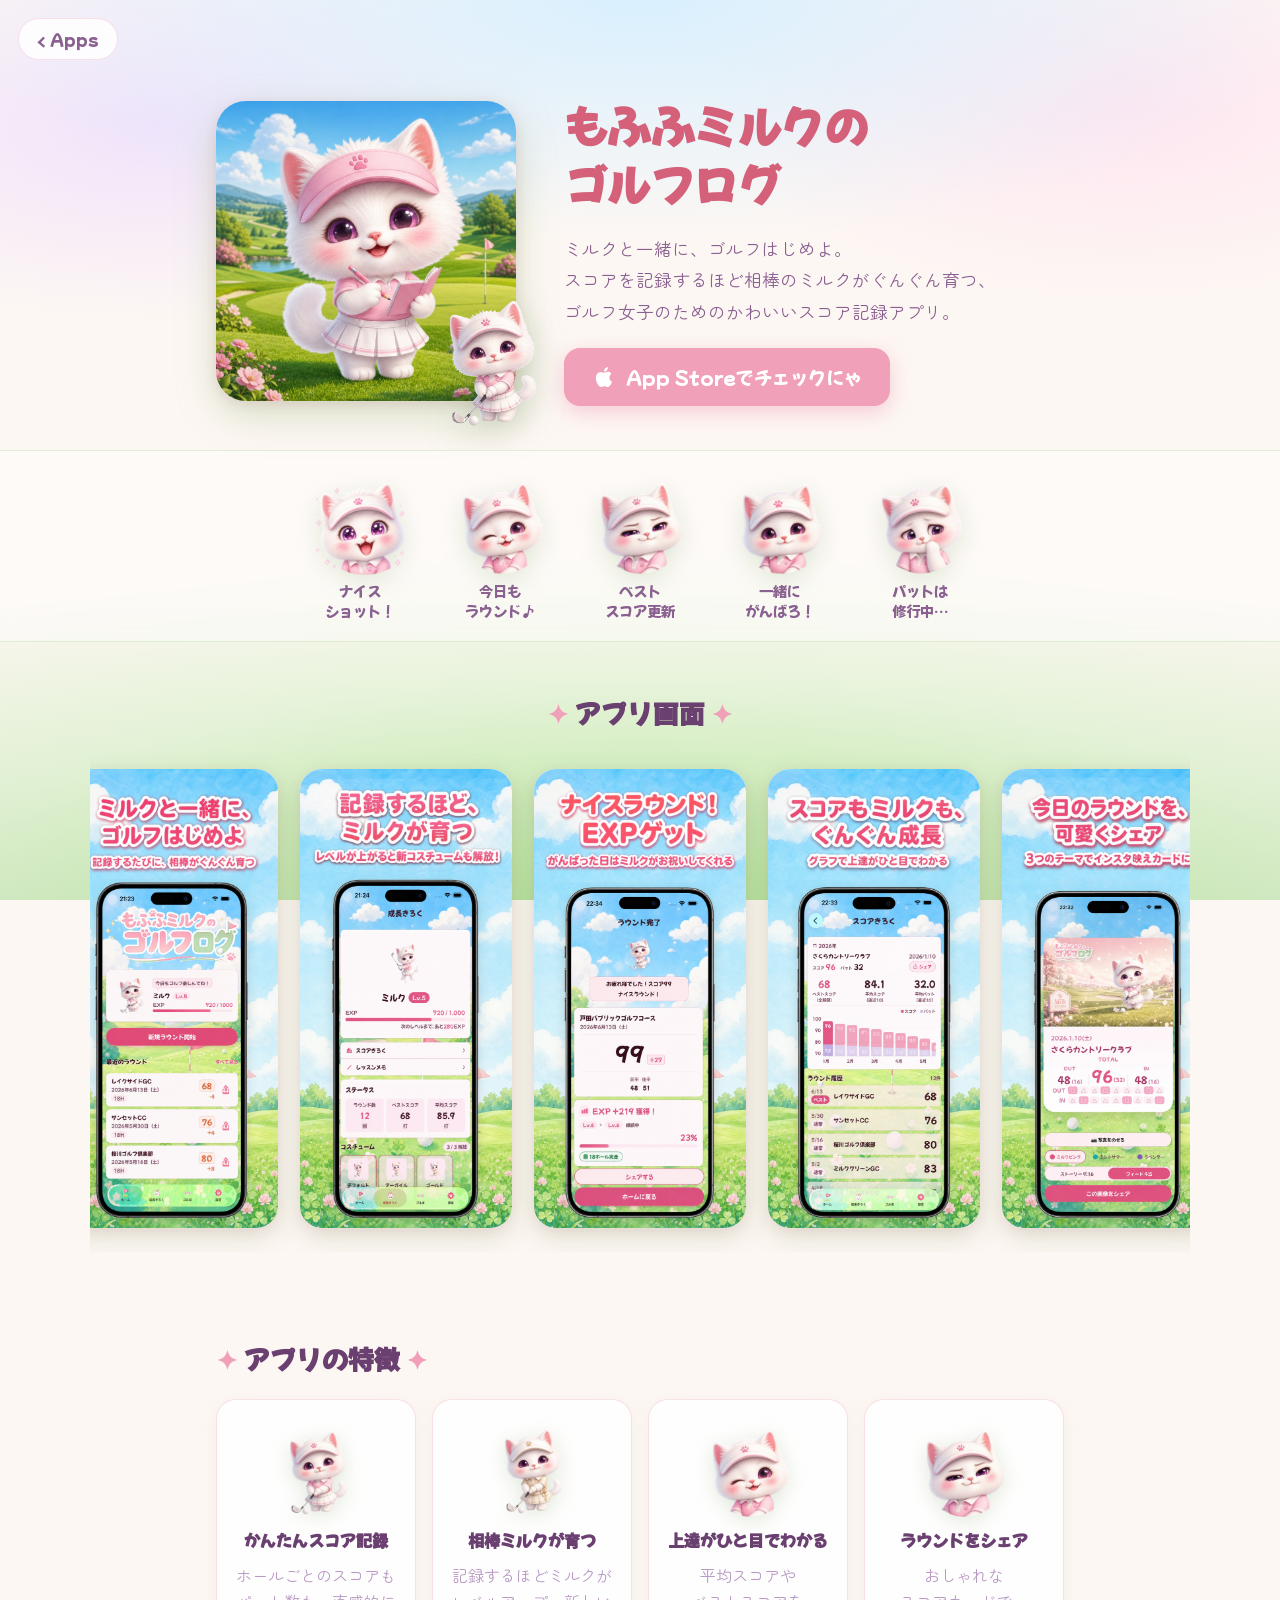
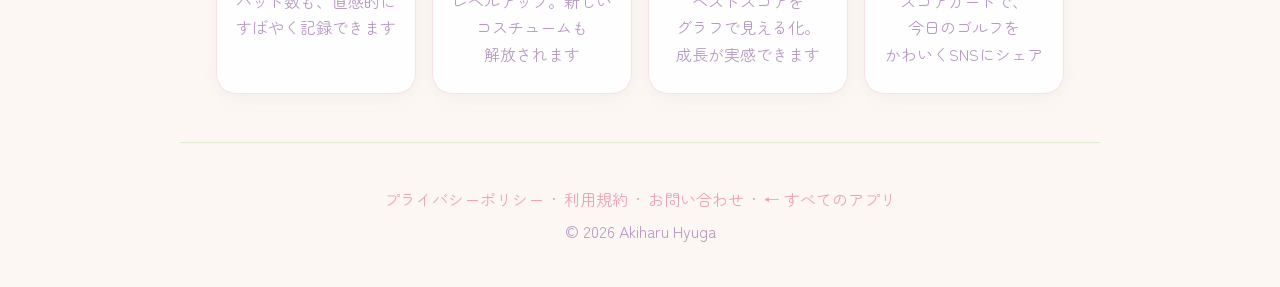
<file: golf-log/index.html>
<!DOCTYPE html>
<html lang="ja">
<head>
  <meta charset="UTF-8">
  <meta name="viewport" content="width=device-width, initial-scale=1.0">
  <title>もふふミルクのゴルフログ</title>
  <meta name="description" content="ミルクと一緒に、ゴルフはじめよ。スコアを記録するほど相棒のミルクが育つ、ゴルフ女子のためのかわいいゴルフスコア記録アプリ。">
  <meta property="og:title"       content="もふふミルクのゴルフログ">
  <meta property="og:description" content="ミルクと一緒に、ゴルフはじめよ。記録するほど相棒がぐんぐん育つ、かわいいゴルフスコア記録アプリ。">
  <meta property="og:image"       content="https://hyuga.github.io/golf-log/assets/app_icon.png">
  <meta property="og:url"         content="https://hyuga.github.io/golf-log/">
  <meta property="og:type"        content="website">
  <meta name="twitter:card"       content="summary_large_image">
  <link rel="icon" href="assets/app_icon.png">
  <link rel="preconnect" href="https://fonts.googleapis.com">
  <link rel="preconnect" href="https://fonts.gstatic.com" crossorigin>
  <link href="https://fonts.googleapis.com/css2?family=Mochiy+Pop+One&family=Zen+Maru+Gothic:wght@400;500;700&display=swap" rel="stylesheet">
  <style>
    :root {
      --cream:      #fdf7f3;
      --rose:       #f0a0b8;
      --rose-dark:  #d4607a;
      --plum:       #6a4070;
      --gold:       #f5c860;
      --sky:        #bfe6ff;
      --grass:      #aedd96;
      --grass-dk:   #5fa64a;
      --text-dk:    #3a2040;
      --text-md:    #8a6090;
      --text-lt:    #b89ac4;
      --card-bg:    rgba(255,255,255,.86);
      --card-bd:    rgba(240,160,184,.32);
      --fs-hero:    clamp(1.7rem, 5vw, 2.7rem);
      --fs-h2:      clamp(1.2rem, 3vw, 1.6rem);
      --fs-body:    clamp(0.95rem, 2vw, 1.1rem);
      --fs-small:   clamp(0.85rem, 1.8vw, 1rem);
      --fs-btn:     clamp(1rem, 2.2vw, 1.15rem);
    }
    * { margin:0; padding:0; box-sizing:border-box; }
    body {
      font-family: 'Zen Maru Gothic', sans-serif;
      background: var(--cream);
      color: var(--text-dk);
      overflow-x: hidden;
      font-size: var(--fs-body);
    }

    /* ── Background: 空 → 桜 → 芝（ゴルフ場） ── */
    .bg {
      position: fixed; inset: 0; z-index: 0;
      background:
        radial-gradient(ellipse 90% 45% at 50% 0%,   #d6efffEE 0%, transparent 60%),
        radial-gradient(ellipse 60% 40% at 88% 12%,  #ffe2f0cc 0%, transparent 55%),
        radial-gradient(ellipse 60% 40% at 12% 14%,  #ead8ffaa 0%, transparent 55%),
        radial-gradient(ellipse 120% 55% at 50% 100%, #c7ecae 0%, #e8f6ddaa 45%, transparent 72%),
        var(--cream);
    }
    /* 芝のふんわりライン */
    .bg::after {
      content:''; position:absolute; left:0; right:0; bottom:0; height:34vh;
      background: linear-gradient(180deg, transparent 0%, rgba(150,210,120,.16) 60%, rgba(120,190,90,.24) 100%);
      pointer-events:none;
    }

    /* ── Sparkles ── */
    .sparkles { position: fixed; inset: 0; z-index: 1; pointer-events: none; }
    .sp {
      position: absolute; color: var(--cl, #f5c860);
      font-size: var(--sz, 12px);
      animation: sp-rise var(--dur, 7s) ease-in-out infinite var(--del, 0s);
      opacity: 0;
    }
    @keyframes sp-rise {
      0%   { opacity: 0;   transform: translateY(0) scale(.7); }
      30%  { opacity: .8; }
      70%  { opacity: .3; }
      100% { opacity: 0;   transform: translateY(-70px) scale(1.3); }
    }

    /* ── Back link ── */
    .back {
      position: fixed; top: 18px; left: 18px; z-index: 20;
      font-family: 'Mochiy Pop One', cursive;
      font-size: var(--fs-small);
      color: var(--text-md); text-decoration: none;
      display: flex; align-items: center; gap: 4px;
      background: rgba(255,255,255,.85); backdrop-filter: blur(12px);
      padding: 8px 18px; border-radius: 24px;
      border: 1.5px solid var(--card-bd);
      transition: all .2s;
    }
    .back:hover { color: var(--plum); border-color: var(--rose); }

    /* ── Page wrapper ── */
    .page { position: relative; z-index: 2; }

    /* ════════════════════════ HERO — Mobile ════════════════════════ */
    .hero {
      padding: 76px 20px 28px;
      display: flex; flex-direction: column;
      align-items: center; gap: 22px;
      text-align: center;
    }
    .hero-art {
      position: relative;
      width: min(220px, 62vw);
      flex-shrink: 0;
    }
    .hero-icon {
      width: 100%; aspect-ratio: 1;
      border-radius: 30px;
      box-shadow: 0 14px 40px rgba(120,170,90,.28), 0 4px 14px rgba(200,100,140,.2);
      display: block;
    }
    .hero-milk {
      position: absolute;
      width: 46%;
      right: -14%; bottom: -10%;
      filter: drop-shadow(0 8px 16px rgba(90,120,60,.28));
      animation: bob 4s ease-in-out infinite;
    }
    .hero-name {
      font-family: 'Mochiy Pop One', cursive;
      font-size: var(--fs-hero);
      color: var(--rose-dark);
      line-height: 1.35;
      letter-spacing: .01em;
    }
    .hero-tagline {
      font-size: var(--fs-body);
      color: var(--text-md);
      line-height: 1.8;
      max-width: 540px;
    }
    h1, h2, h3       { text-wrap: balance; word-break: auto-phrase; }
    p, .hero-tagline { text-wrap: pretty;  word-break: auto-phrase; }

    .cta-group {
      display: flex; flex-direction: column;
      gap: 12px; width: 100%; max-width: 360px;
      align-items: center;
    }
    .cta-btn {
      display: flex; align-items: center; justify-content: center;
      gap: 10px; padding: 16px 28px; width: 100%;
      border-radius: 16px; text-decoration: none;
      font-family: 'Mochiy Pop One', cursive;
      font-size: var(--fs-btn);
      white-space: nowrap;
      transition: transform .25s cubic-bezier(.34,1.56,.64,1), box-shadow .25s;
    }
    .cta-btn svg { width: 24px; height: 24px; flex-shrink: 0; }
    .cta-ios {
      background: var(--rose); color: #fff;
      box-shadow: 0 6px 20px rgba(240,160,184,.5);
    }
    @media (hover: hover) { .cta-ios:hover { transform: translateY(-3px) scale(1.02); box-shadow: 0 10px 28px rgba(240,160,184,.6); } }
    .cta-ios svg { fill: #fff; }

    /* ════════════════════════ HERO — PC (≥768px) ════════════════════════ */
    @media (min-width: 768px) {
      .page { max-width: 920px; margin: 0 auto; padding: 0 36px; }
      .hero {
        padding: 96px 0 44px;
        flex-direction: row;
        text-align: left;
        align-items: center;
        gap: 48px;
      }
      .hero-art { width: min(300px, 36vw); }
      .hero-body { flex: 1; display: flex; flex-direction: column; gap: 20px; align-items: flex-start; }
      .cta-group { align-items: flex-start; }
      .cta-btn { width: auto; }
    }

    /* ════════════════════════ MILK STRIP ════════════════════════ */
    .milk-strip {
      position: relative; z-index: 2;
      background: rgba(255,255,255,.55);
      border: 1px solid rgba(160,210,130,.3);
      border-radius: 18px;
      margin: 0 16px;
      padding: 16px 8px 12px;
      display: grid;
      grid-template-columns: repeat(5, minmax(0, 1fr));
      gap: 4px;
      backdrop-filter: blur(8px);
    }
    .milk-item { display: flex; flex-direction: column; align-items: center; gap: 6px; }
    .milk-item img {
      width: min(58px, 92%); height: auto; aspect-ratio: 1; object-fit: contain;
      animation: bob var(--d, 4s) ease-in-out infinite var(--dl, 0s);
      filter: drop-shadow(0 6px 12px rgba(120,160,90,.22));
    }
    @keyframes bob {
      0%,100% { transform: translateY(0) rotate(-2deg); }
      50%      { transform: translateY(-10px) rotate(2deg); }
    }
    .milk-item .serif {
      font-family: 'Mochiy Pop One', cursive;
      font-size: .68rem; color: var(--text-md);
      text-align: center; line-height: 1.4;
    }
    @media (min-width: 768px) {
      .milk-strip {
        display: flex; justify-content: center;
        gap: 28px; padding: 28px 36px 20px;
        margin: 0; border-radius: 0; border: none;
        border-top: 1px solid rgba(160,210,130,.3);
        border-bottom: 1px solid rgba(160,210,130,.3);
        background: rgba(255,255,255,.4);
      }
      .milk-item { width: 112px; }
      .milk-item img { width: 96px; height: 96px; }
      .milk-item .serif { font-size: .9rem; }
    }

    /* ════════════════════════ SCREENSHOTS ════════════════════════ */
    .screenshots { position: relative; z-index: 2; padding: 44px 0 36px; margin: 0 16px; text-align: center; }
    .section-title {
      font-family: 'Mochiy Pop One', cursive;
      font-size: var(--fs-h2); color: var(--plum);
      margin-bottom: 22px;
    }
    .section-title::before, .section-title::after { content: ' ✦ '; color: var(--rose); }

    .shots-track {
      display: flex; gap: 16px;
      overflow-x: auto; scroll-snap-type: x mandatory;
      scrollbar-width: none; padding: 12px 0 24px;
      justify-content: flex-start;
    }
    .shots-track::-webkit-scrollbar { display: none; }
    .shots-track::before, .shots-track::after { content: ''; flex-shrink: 0; width: 8px; }
    .shot {
      flex-shrink: 0; width: 176px;
      scroll-snap-align: center;
      border-radius: 22px; overflow: hidden;
      box-shadow: 0 10px 30px rgba(120,160,90,.2), 0 4px 14px rgba(200,100,140,.16);
      transition: transform .3s cubic-bezier(.34,1.56,.64,1);
      background: #fff;
    }
    .shot:hover { transform: scale(1.04) translateY(-6px); box-shadow: 0 18px 44px rgba(120,160,90,.3); }
    .shot img { width: 100%; display: block; }
    @media (min-width: 768px) {
      .screenshots { padding: 52px 0 40px; max-width: 1100px; margin: 0 auto; }
      .shots-track { justify-content: center; padding: 16px 0 24px; gap: 22px; }
      .shots-track::before, .shots-track::after { width: 0; }
      .shot { width: 212px; }
    }

    /* ════════════════════════ FEATURES ════════════════════════ */
    .features { padding: 36px 20px 0; }
    .features-grid { display: grid; grid-template-columns: 1fr 1fr; gap: 14px; }
    .feat-card {
      min-width: 0;
      background: var(--card-bg);
      border: 1.5px solid var(--card-bd);
      border-radius: 20px; padding: 22px 16px;
      backdrop-filter: blur(16px);
      box-shadow: 0 4px 16px rgba(160,180,150,.1);
      display: flex; flex-direction: column; align-items: center;
      text-align: center; gap: 10px;
      transition: transform .25s cubic-bezier(.34,1.56,.64,1), box-shadow .25s;
    }
    .feat-card:hover { transform: translateY(-4px); box-shadow: 0 10px 28px rgba(160,180,150,.2); }
    .feat-milk {
      width: 78px; height: 78px; object-fit: contain;
      filter: drop-shadow(0 4px 10px rgba(120,160,90,.22));
    }
    .feat-card h3 {
      font-family: 'Mochiy Pop One', cursive;
      font-size: clamp(0.85rem, 1.9vw, 1rem); color: var(--plum);
    }
    .feat-card p { font-size: var(--fs-small); color: var(--text-lt); line-height: 1.65; }
    @media (min-width: 768px) {
      .features { padding: 48px 0 0; }
      .features-grid { grid-template-columns: repeat(4,1fr); gap: 16px; }
      .feat-card { padding: 26px 14px; }
      .feat-milk { width: 92px; height: 92px; }
    }

    /* ════════════════════════ FOOTER ════════════════════════ */
    footer {
      position: relative; z-index: 2;
      text-align: center; padding: 44px 20px;
      border-top: 1px solid rgba(160,210,130,.3);
      color: var(--text-lt); font-size: var(--fs-small);
      margin-top: 48px;
      max-width: 920px; margin-left: auto; margin-right: auto; width: 100%;
    }
    footer a { color: var(--rose); text-decoration: none; white-space: nowrap; }
    footer a:hover { text-decoration: underline; }
    footer p + p { margin-top: 8px; }
  </style>
</head>
<body>
<div class="bg"></div>
<div class="sparkles" id="sp"></div>
<a href="../" class="back">‹ Apps</a>

<div class="page">
  <section class="hero">
    <div class="hero-art">
      <img src="assets/app_icon.png" alt="もふふミルクのゴルフログ アイコン" class="hero-icon">
      <img src="assets/milk_character.png" alt="ゴルフをするミルク" class="hero-milk">
    </div>
    <div class="hero-body">
      <h1 class="hero-name">もふふミルクの<br>ゴルフログ</h1>
      <p class="hero-tagline">ミルクと一緒に、ゴルフはじめよ。<br>スコアを記録するほど相棒のミルクがぐんぐん育つ、ゴルフ女子のためのかわいいスコア記録アプリ。</p>
      <div class="cta-group">
        <a href="https://apps.apple.com/jp/app/%E3%82%82%E3%81%B5%E3%81%B5%E3%83%9F%E3%83%AB%E3%82%AF%E3%81%AE%E3%82%B4%E3%83%AB%E3%83%95%E3%83%AD%E3%82%B0-%E3%82%B4%E3%83%AB%E3%83%95%E3%82%B9%E3%82%B3%E3%82%A2%E7%AE%A1%E7%90%86/id6780534116" class="cta-btn cta-ios">
          <svg viewBox="0 0 24 24" xmlns="http://www.w3.org/2000/svg"><path d="M18.71 19.5c-.83 1.24-1.71 2.45-3.05 2.47-1.34.03-1.77-.79-3.29-.79-1.53 0-2 .77-3.27.82-1.31.05-2.3-1.32-3.14-2.53C4.25 17 2.94 12.45 4.7 9.39c.87-1.52 2.43-2.48 4.12-2.51 1.28-.02 2.5.87 3.29.87.78 0 2.26-1.07 3.8-.91.65.03 2.47.26 3.64 1.98-.09.06-2.17 1.28-2.15 3.81.03 3.02 2.65 4.03 2.68 4.04-.03.07-.42 1.44-1.38 2.83M13 3.5c.73-.83 1.94-1.46 2.94-1.5.13 1.17-.34 2.35-1.04 3.19-.69.85-1.83 1.51-2.95 1.42-.15-1.15.41-2.35 1.05-3.11z"/></svg>
          App Storeでチェックにゃ
        </a>
      </div>
    </div>
  </section>
</div>

<!-- MILK STRIP -->
<div class="milk-strip">
  <div class="milk-item">
    <img src="assets/milk_excited.png" alt="ミルク（うれしい）" style="--d:3.8s;--dl:0s">
    <span class="serif">ナイス<br>ショット！</span>
  </div>
  <div class="milk-item">
    <img src="assets/milk_wink.png" alt="ミルク（ウインク）" style="--d:4.2s;--dl:.6s">
    <span class="serif">今日も<br>ラウンド♪</span>
  </div>
  <div class="milk-item">
    <img src="assets/milk_smug.png" alt="ミルク（どや）" style="--d:4s;--dl:1.2s">
    <span class="serif">ベスト<br>スコア更新</span>
  </div>
  <div class="milk-item">
    <img src="assets/milk_normal.png" alt="ミルク（にっこり）" style="--d:3.6s;--dl:1.8s">
    <span class="serif">一緒に<br>がんばろ！</span>
  </div>
  <div class="milk-item">
    <img src="assets/milk_shy.png" alt="ミルク（てれ）" style="--d:4.4s;--dl:2.4s">
    <span class="serif">パットは<br>修行中…</span>
  </div>
</div>

<!-- SCREENSHOTS -->
<section class="screenshots">
  <h2 class="section-title">アプリ画面</h2>
  <div class="shots-track">
    <div class="shot"><img src="assets/store1.png" alt="ホーム画面" loading="lazy"></div>
    <div class="shot"><img src="assets/store2.png" alt="成長きろく" loading="lazy"></div>
    <div class="shot"><img src="assets/store3.png" alt="ラウンド完了" loading="lazy"></div>
    <div class="shot"><img src="assets/store4.png" alt="スコアきろく" loading="lazy"></div>
    <div class="shot"><img src="assets/store5.png" alt="シェアカード" loading="lazy"></div>
  </div>
</section>

<!-- FEATURES -->
<div class="page">
  <section class="features">
    <h2 class="section-title">アプリの特徴</h2>
    <div class="features-grid">
      <div class="feat-card">
        <img src="assets/milk_character.png" class="feat-milk" alt="ミルク" loading="lazy">
        <h3>かんたんスコア記録</h3>
        <p>ホールごとのスコアもパット数も、直感的にすばやく記録できます</p>
      </div>
      <div class="feat-card">
        <img src="assets/milk_costume_gold.png" class="feat-milk" alt="ミルク（コスチューム）" loading="lazy">
        <h3>相棒ミルクが育つ</h3>
        <p>記録するほどミルクがレベルアップ。新しいコスチュームも解放されます</p>
      </div>
      <div class="feat-card">
        <img src="assets/milk_wink.png" class="feat-milk" alt="ミルク" loading="lazy">
        <h3>上達がひと目でわかる</h3>
        <p>平均スコアやベストスコアをグラフで見える化。成長が実感できます</p>
      </div>
      <div class="feat-card">
        <img src="assets/milk_smug.png" class="feat-milk" alt="ミルク" loading="lazy">
        <h3>ラウンドをシェア</h3>
        <p>おしゃれなスコアカードで、今日のゴルフをかわいくSNSにシェア</p>
      </div>
    </div>
  </section>
</div>

<footer>
  <p>
    <a href="privacy-policy.html">プライバシーポリシー</a>
    &nbsp;·&nbsp;
    <a href="terms.html">利用規約</a>
    &nbsp;·&nbsp;
    <a href="mailto:akiyu0901@gmail.com">お問い合わせ</a>
    &nbsp;·&nbsp;
    <a href="../">← すべてのアプリ</a>
  </p>
  <p>© 2026 Akiharu Hyuga</p>
</footer>

<script>
  const sp = document.getElementById('sp');
  const syms   = ['✦','✧','⋆','·','✿','♡'];
  const colors = ['#f5c860','#f0a0b8','#aedd96','#d4c5f0'];
  for (let i = 0; i < 28; i++) {
    const el = document.createElement('div');
    el.className = 'sp';
    el.textContent = syms[Math.floor(Math.random()*syms.length)];
    el.style.left = Math.random()*100+'%';
    el.style.top  = (5+Math.random()*85)+'%';
    el.style.setProperty('--sz',  (10+Math.random()*10)+'px');
    el.style.setProperty('--dur', (5+Math.random()*7)+'s');
    el.style.setProperty('--del', (Math.random()*9)+'s');
    el.style.setProperty('--cl',  colors[Math.floor(Math.random()*colors.length)]);
    sp.appendChild(el);
  }
</script>
</body>
</html>
</file>
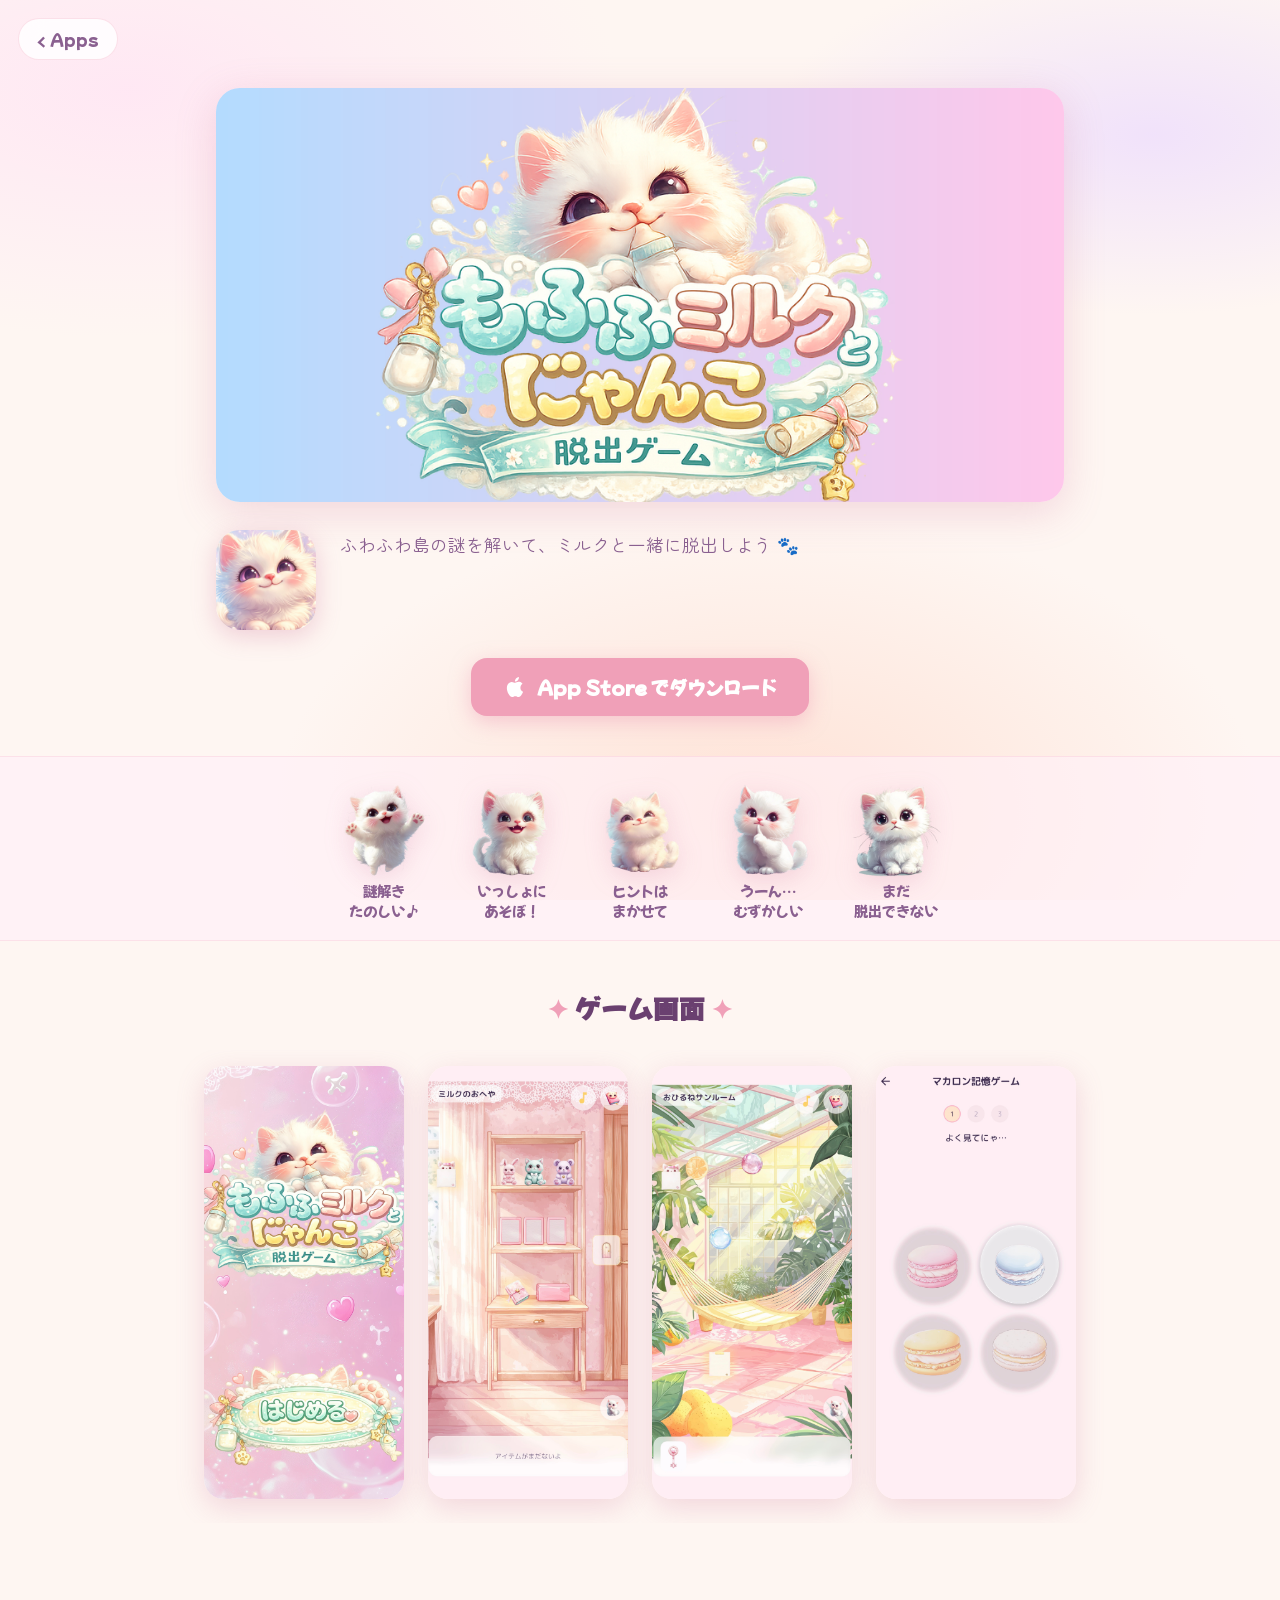
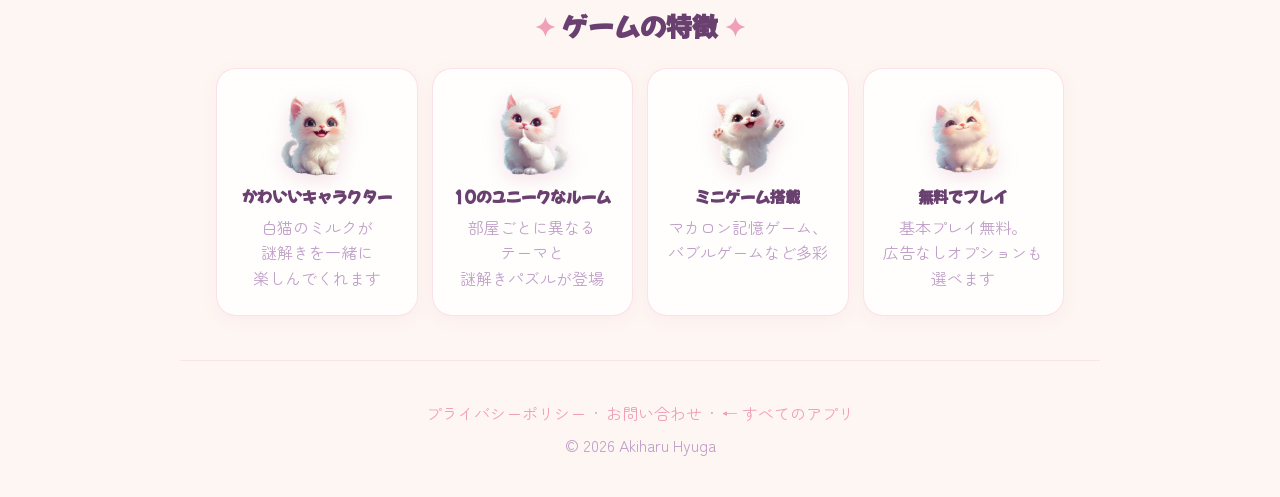
<file: nyanko/index.html>
<!DOCTYPE html>
<html lang="ja">
<head>
  <meta charset="UTF-8">
  <meta name="viewport" content="width=device-width, initial-scale=1.0">
  <title>もふふミルクとにゃんこ脱出ゲーム</title>
  <meta name="description" content="ふわふわの謎を解いて、ミルクと一緒に脱出しよう。かわいい白猫ミルクと10のルームを冒険する謎解き脱出ゲーム。">
  <meta property="og:title"       content="もふふミルクとにゃんこ脱出ゲーム">
  <meta property="og:description" content="ふわふわの謎を解いて、ミルクと一緒に脱出しよう。">
  <meta property="og:image"       content="https://hyuga.github.io/nyanko/assets/feature_graphic.png">
  <meta property="og:url"         content="https://hyuga.github.io/nyanko/">
  <meta property="og:type"        content="website">
  <meta name="twitter:card"       content="summary_large_image">
  <!-- Google tag (gtag.js) -->
  <script async src="https://www.googletagmanager.com/gtag/js?id=G-509H2LTQF0"></script>
  <script>
    window.dataLayer = window.dataLayer || [];
    function gtag(){dataLayer.push(arguments);}
    gtag('js', new Date());
    gtag('config', 'G-509H2LTQF0');
  </script>
  <link rel="preconnect" href="https://fonts.googleapis.com">
  <link rel="preconnect" href="https://fonts.gstatic.com" crossorigin>
  <link href="https://fonts.googleapis.com/css2?family=Mochiy+Pop+One&family=Zen+Maru+Gothic:wght@400;500;700&family=Fredoka:wght@400;500;600;700&display=swap" rel="stylesheet">
  <style>
    :root {
      --cream:      #fef6f2;
      --rose:       #f0a0b8;
      --rose-dark:  #d4607a;
      --plum:       #6a4070;
      --gold:       #f5c860;
      --text-dk:    #3a2040;
      --text-md:    #8a6090;
      --text-lt:    #c0a0c8;
      --card-bg:    rgba(255,255,255,.82);
      --card-bd:    rgba(240,160,184,.3);
      --fs-hero:    clamp(1.6rem, 4vw, 2.4rem);
      --fs-h2:      clamp(1.2rem, 3vw, 1.6rem);
      --fs-body:    clamp(0.95rem, 2vw, 1.1rem);
      --fs-small:   clamp(0.85rem, 1.8vw, 1rem);
      --fs-btn:     clamp(1rem, 2.2vw, 1.15rem);
    }
    * { margin:0; padding:0; box-sizing:border-box; }
    body {
      font-family: 'Zen Maru Gothic', sans-serif;
      background: var(--cream);
      color: var(--text-dk);
      overflow-x: hidden;
      font-size: var(--fs-body);
    }

    /* ── Background ── */
    .bg {
      position: fixed; inset: 0; z-index: 0;
      background:
        radial-gradient(ellipse 70% 50% at 10% 10%, #ffe4f4cc 0%, transparent 55%),
        radial-gradient(ellipse 60% 40% at 90% 15%, #ead8ffaa 0%, transparent 50%),
        radial-gradient(ellipse 70% 60% at 60% 90%, #ffd8c8aa 0%, transparent 55%),
        #fef6f2;
    }

    /* ── Sparkles ── */
    .sparkles { position: fixed; inset: 0; z-index: 1; pointer-events: none; }
    .sp {
      position: absolute; color: var(--cl, #f5c860);
      font-size: var(--sz, 12px);
      animation: sp-rise var(--dur, 7s) ease-in-out infinite var(--del, 0s);
      opacity: 0;
    }
    @keyframes sp-rise {
      0%   { opacity: 0;   transform: translateY(0) scale(.7); }
      30%  { opacity: .8; }
      70%  { opacity: .3; }
      100% { opacity: 0;   transform: translateY(-70px) scale(1.3); }
    }

    /* ── Back link ── */
    .back {
      position: fixed; top: 18px; left: 18px; z-index: 20;
      font-family: 'Mochiy Pop One', cursive;
      font-size: var(--fs-small);
      color: var(--text-md); text-decoration: none;
      display: flex; align-items: center; gap: 4px;
      background: rgba(255,255,255,.85); backdrop-filter: blur(12px);
      padding: 8px 18px; border-radius: 24px;
      border: 1.5px solid var(--card-bd);
      transition: all .2s;
    }
    .back:hover { color: var(--plum); border-color: var(--rose); }

    /* ── Page wrapper ── */
    .page { position: relative; z-index: 2; }

    /* ════════════════════════
       HERO — Mobile
    ════════════════════════ */
    .hero {
      padding: 72px 20px 32px;
      display: flex; flex-direction: column;
      align-items: center; gap: 20px;
      text-align: center;
    }

    .hero-banner {
      width: 100%;
      border-radius: 20px; overflow: hidden;
      box-shadow: 0 10px 40px rgba(200,100,140,.22);
    }
    .hero-banner img { width: 100%; display: block; }

    .hero-identity {
      display: flex; flex-direction: column;
      align-items: center; gap: 12px;
    }
    .hero-icon {
      width: 88px; height: 88px;
      border-radius: 20px;
      box-shadow: 0 6px 24px rgba(200,100,140,.28);
    }
    .hero-tagline {
      font-size: var(--fs-body);
      color: var(--text-md);
      line-height: 1.7;
    }
    /* 孤立文字防止 */
    h1, h2, h3         { text-wrap: balance; word-break: auto-phrase; }
    p, .hero-tagline   { text-wrap: pretty;  word-break: auto-phrase; }

    .cta-group {
      display: flex; flex-direction: column;
      gap: 12px; width: 100%; max-width: 360px;
    }
    .cta-btn {
      display: flex; align-items: center; justify-content: center;
      gap: 10px; padding: 16px 24px;
      border-radius: 16px; text-decoration: none;
      font-family: 'Mochiy Pop One', cursive;
      font-size: var(--fs-btn); font-weight: 600;
      white-space: nowrap;
      transition: transform .25s cubic-bezier(.34,1.56,.64,1), box-shadow .25s;
    }
    @media (hover: hover) {
      .cta-btn:hover { transform: translateY(-3px) scale(1.02); }
    }
    .cta-btn svg { width: 24px; height: 24px; flex-shrink: 0; }

    .cta-ios {
      background: var(--rose);
      color: #fff;
      box-shadow: 0 6px 20px rgba(240,160,184,.5);
    }
    .cta-ios:hover { box-shadow: 0 10px 28px rgba(240,160,184,.6); }
    .cta-ios svg { fill: #fff; }

    .cta-gp {
      background: var(--card-bg);
      color: var(--plum);
      border: 2px solid var(--card-bd);
      box-shadow: 0 4px 16px rgba(200,140,180,.12);
    }
    .cta-gp:hover { border-color: var(--rose); box-shadow: 0 8px 24px rgba(200,140,180,.2); }
    .cta-gp svg { fill: var(--plum); }

    /* ════════════════════════
       HERO — PC (≥768px)
    ════════════════════════ */
    @media (min-width: 768px) {
      .page { max-width: 920px; margin: 0 auto; padding: 0 36px; }

      .hero {
        padding: 88px 0 40px;
        text-align: left;
        align-items: flex-start;
        gap: 28px;
      }

      .hero-banner { border-radius: 24px; }

      .hero-identity {
        flex-direction: row;
        align-items: flex-start;
        gap: 24px;
      }
      .hero-icon { width: 100px; height: 100px; border-radius: 24px; flex-shrink: 0; }
      .hero-text { flex: 1; }
      .hero-tagline { max-width: 540px; }

      .cta-group {
        flex-direction: row;
        width: auto; max-width: none;
        align-self: center;
      }
      .cta-btn { padding: 16px 32px; }
    }

    /* ════════════════════════
       MILK STRIP
    ════════════════════════ */
    .milk-strip {
      position: relative; z-index: 2;
      background: rgba(255,240,248,.6);
      border: 1px solid rgba(240,160,184,.2);
      border-radius: 16px;
      margin: 0 16px;
      padding: 16px 8px 12px;
      display: grid;
      grid-template-columns: repeat(5, minmax(0, 1fr));
      gap: 4px;
    }

    .milk-item {
      display: flex; flex-direction: column;
      align-items: center; gap: 4px;
    }
    .milk-item img {
      width: min(52px, 90%); height: auto; aspect-ratio: 1; object-fit: contain;
      animation: bob var(--d, 4s) ease-in-out infinite var(--dl, 0s);
      filter: drop-shadow(0 6px 12px rgba(200,100,140,.2));
    }
    @keyframes bob {
      0%,100% { transform: translateY(0) rotate(-2deg); }
      50%      { transform: translateY(-10px) rotate(2deg); }
    }
    .milk-item .serif {
      font-family: 'Mochiy Pop One', cursive;
      font-size: .7rem; color: var(--text-md);
      text-align: center; line-height: 1.35;
    }

    @media (min-width: 768px) {
      .milk-strip {
        display: flex; justify-content: center;
        gap: 20px; padding: 28px 36px 20px;
        margin: 0; border-radius: 0;
        border: none;
        border-top: 1px solid rgba(240,160,184,.2);
        border-bottom: 1px solid rgba(240,160,184,.2);
      }
      .milk-item { width: 108px; }
      .milk-item img { width: 92px; height: 92px; }
      .milk-item .serif { font-size: .9rem; }
    }

    /* ════════════════════════
       SCREENSHOTS
    ════════════════════════ */
    .screenshots {
      position: relative; z-index: 2;
      padding: 40px 0 36px;
      margin: 0 16px;
      text-align: center;
    }
    .screenshots-title {
      font-family: 'Mochiy Pop One', cursive;
      font-size: var(--fs-h2); color: var(--plum);
      margin-bottom: 24px;
    }
    .screenshots-title::before,
    .screenshots-title::after { content: ' ✦ '; color: var(--rose); }

    .shots-track {
      display: flex;
      gap: 16px;
      overflow-x: auto;
      scroll-snap-type: x mandatory;
      scrollbar-width: none;
      padding: 12px 0 24px;
      justify-content: flex-start;
    }
    .shots-track::-webkit-scrollbar { display: none; }
    /* overflow-x scroll時の両端スペース */
    .shots-track::before,
    .shots-track::after {
      content: ''; flex-shrink: 0; width: 8px;
    }

    .shot {
      flex-shrink: 0;
      width: 160px;
      scroll-snap-align: start;
      border-radius: 20px;
      overflow: hidden;
      box-shadow: 0 8px 28px rgba(200,100,140,.22);
      transition: transform .3s cubic-bezier(.34,1.56,.64,1);
    }
    .shot:hover { transform: scale(1.04) translateY(-6px); box-shadow: 0 16px 40px rgba(200,100,140,.32); }
    .shot img { width: 100%; display: block; }

    @media (min-width: 768px) {
      .screenshots { padding: 48px 0 40px; max-width: 1100px; margin: 0 auto; }
      .shots-track {
        justify-content: center;
        padding: 16px 0 24px;
        gap: 24px;
      }
      .shots-track::before, .shots-track::after { width: 0; }

      .shot { width: 200px; }
    }

    /* ════════════════════════
       FEATURES
    ════════════════════════ */
    .features { padding: 36px 20px 0; }
    .features-title {
      font-family: 'Mochiy Pop One', cursive;
      font-size: var(--fs-h2); color: var(--plum);
      text-align: center; margin-bottom: 24px;
    }
    .features-title::before,
    .features-title::after { content: ' ✦ '; color: var(--rose); }

    .features-grid {
      display: grid;
      grid-template-columns: 1fr 1fr;
      gap: 14px;
    }
    .feat-card {
      background: var(--card-bg);
      border: 1.5px solid var(--card-bd);
      border-radius: 20px; padding: 20px 16px;
      backdrop-filter: blur(16px);
      box-shadow: 0 4px 16px rgba(200,140,180,.08);
      display: flex; flex-direction: column; align-items: center;
      text-align: center; gap: 8px;
      transition: transform .25s cubic-bezier(.34,1.56,.64,1), box-shadow .25s;
    }
    .feat-card:hover { transform: translateY(-4px); box-shadow: 0 10px 28px rgba(200,140,180,.16); }
    .feat-milk {
      width: 64px; height: 64px; object-fit: contain;
      filter: drop-shadow(0 4px 10px rgba(200,100,140,.2));
    }
    .feat-card h3 {
      font-family: 'Mochiy Pop One', cursive;
      font-size: clamp(0.82rem, 1.8vw, 0.95rem); color: var(--plum);
      overflow: hidden; text-overflow: ellipsis;
    }
    .feat-card p { font-size: var(--fs-small); color: var(--text-lt); line-height: 1.6; }

    @media (min-width: 768px) {
      .features { padding: 44px 0 0; }
      .features-grid { grid-template-columns: repeat(4,1fr); gap: 14px; }
      .feat-card { padding: 24px 12px; }
      .feat-milk { width: 84px; height: 84px; }
    }

    /* ════════════════════════
       FOOTER
    ════════════════════════ */
    footer {
      position: relative; z-index: 2;
      text-align: center; padding: 40px 20px;
      border-top: 1px solid rgba(240,160,184,.2);
      color: var(--text-lt); font-size: var(--fs-small);
      margin-top: 44px;
      max-width: 920px; margin-left: auto; margin-right: auto; width: 100%;
    }
    footer a { color: var(--rose); text-decoration: none; white-space: nowrap; }
    footer a:hover { text-decoration: underline; }
    footer p + p { margin-top: 8px; }
  </style>
</head>
<body>
<div class="bg"></div>
<div class="sparkles" id="sp"></div>
<a href="../" class="back">‹ Apps</a>

<div class="page">
  <section class="hero">
    <div class="hero-banner">
      <img src="assets/feature_graphic.png" alt="もふふミルクとにゃんこ脱出ゲーム">
    </div>

    <div class="hero-identity">
      <img src="../assets/app_icon.png" alt="アプリアイコン" class="hero-icon">
      <div class="hero-text">
        <p class="hero-tagline">ふわふわ島の謎を解いて、ミルクと一緒に脱出しよう 🐾</p>
      </div>
    </div>

    <div class="cta-group">
      <a href="https://apps.apple.com/jp/app/id6760703475" class="cta-btn cta-ios">
        <svg viewBox="0 0 24 24" xmlns="http://www.w3.org/2000/svg"><path d="M18.71 19.5c-.83 1.24-1.71 2.45-3.05 2.47-1.34.03-1.77-.79-3.29-.79-1.53 0-2 .77-3.27.82-1.31.05-2.3-1.32-3.14-2.53C4.25 17 2.94 12.45 4.7 9.39c.87-1.52 2.43-2.48 4.12-2.51 1.28-.02 2.5.87 3.29.87.78 0 2.26-1.07 3.8-.91.65.03 2.47.26 3.64 1.98-.09.06-2.17 1.28-2.15 3.81.03 3.02 2.65 4.03 2.68 4.04-.03.07-.42 1.44-1.38 2.83M13 3.5c.73-.83 1.94-1.46 2.94-1.5.13 1.17-.34 2.35-1.04 3.19-.69.85-1.83 1.51-2.95 1.42-.15-1.15.41-2.35 1.05-3.11z"/></svg>
        App Store でダウンロード
      </a>
    </div>
  </section>
</div>

<!-- MILK STRIP -->
<div class="milk-strip">
  <div class="milk-item">
    <img src="../assets/milk_excited.png" alt="ミルク（excited）" style="--d:3.8s;--dl:0s">
    <span class="serif">謎解き<br>たのしい♪</span>
  </div>
  <div class="milk-item">
    <img src="../assets/milk_happy.png" alt="ミルク（happy）" style="--d:4.2s;--dl:.6s">
    <span class="serif">いっしょに<br>あそぼ！</span>
  </div>
  <div class="milk-item">
    <img src="../assets/milk_normal.png" alt="ミルク（normal）" style="--d:4s;--dl:1.2s">
    <span class="serif">ヒントは<br>まかせて</span>
  </div>
  <div class="milk-item">
    <img src="../assets/milk_thinking.png" alt="ミルク（thinking）" style="--d:3.6s;--dl:1.8s">
    <span class="serif">うーん…<br>むずかしい</span>
  </div>
  <div class="milk-item">
    <img src="../assets/milk_sad.png" alt="ミルク（sad）" style="--d:4.4s;--dl:2.4s">
    <span class="serif">まだ<br>脱出できない</span>
  </div>
</div>

<!-- SCREENSHOTS -->
<section class="screenshots">
  <h2 class="screenshots-title">ゲーム画面</h2>
  <div class="shots-track">
    <div class="shot"><img src="assets/store1.png" alt="タイトル画面" loading="lazy"></div>
    <div class="shot"><img src="assets/store2.png" alt="ミルクのおへや" loading="lazy"></div>
    <div class="shot"><img src="assets/store3.png" alt="おひるねサンルーム" loading="lazy"></div>
    <div class="shot"><img src="assets/store4.png" alt="マカロン記憶ゲーム" loading="lazy"></div>
  </div>
</section>

<!-- FEATURES -->
<div class="page">
  <section class="features">
    <h2 class="features-title">ゲームの特徴</h2>
    <div class="features-grid">
      <div class="feat-card">
        <img src="../assets/milk_happy.png" class="feat-milk" alt="ミルク" loading="lazy">
        <h3>かわいいキャラクター</h3>
        <p>白猫のミルクが謎解きを一緒に楽しんでくれます</p>
      </div>
      <div class="feat-card">
        <img src="../assets/milk_thinking.png" class="feat-milk" alt="ミルク" loading="lazy">
        <h3>10のユニークなルーム</h3>
        <p>部屋ごとに異なるテーマと謎解きパズルが登場</p>
      </div>
      <div class="feat-card">
        <img src="../assets/milk_excited.png" class="feat-milk" alt="ミルク" loading="lazy">
        <h3>ミニゲーム搭載</h3>
        <p>マカロン記憶ゲーム、バブルゲームなど多彩</p>
      </div>
      <div class="feat-card">
        <img src="../assets/milk_normal.png" class="feat-milk" alt="ミルク" loading="lazy">
        <h3>無料でプレイ</h3>
        <p>基本プレイ無料。広告なしオプションも選べます</p>
      </div>
    </div>
  </section>
</div>

<footer>
  <p>
    <a href="privacy-policy.html">プライバシーポリシー</a>
    &nbsp;·&nbsp;
    <a href="mailto:akiyu0901@gmail.com">お問い合わせ</a>
    &nbsp;·&nbsp;
    <a href="../">← すべてのアプリ</a>
  </p>
  <p>© 2026 Akiharu Hyuga</p>
</footer>

<script>
  const sp = document.getElementById('sp');
  const syms   = ['✦','✧','⋆','·','✿','♡'];
  const colors = ['#f5c860','#f0a0b8','#d4c5f0','#ffd0b8'];
  for (let i = 0; i < 28; i++) {
    const el = document.createElement('div');
    el.className = 'sp';
    el.textContent = syms[Math.floor(Math.random()*syms.length)];
    el.style.left = Math.random()*100+'%';
    el.style.top  = (5+Math.random()*85)+'%';
    el.style.setProperty('--sz',  (10+Math.random()*10)+'px');
    el.style.setProperty('--dur', (5+Math.random()*7)+'s');
    el.style.setProperty('--del', (Math.random()*9)+'s');
    el.style.setProperty('--cl',  colors[Math.floor(Math.random()*colors.length)]);
    sp.appendChild(el);
  }
</script>
</body>
</html>
</file>
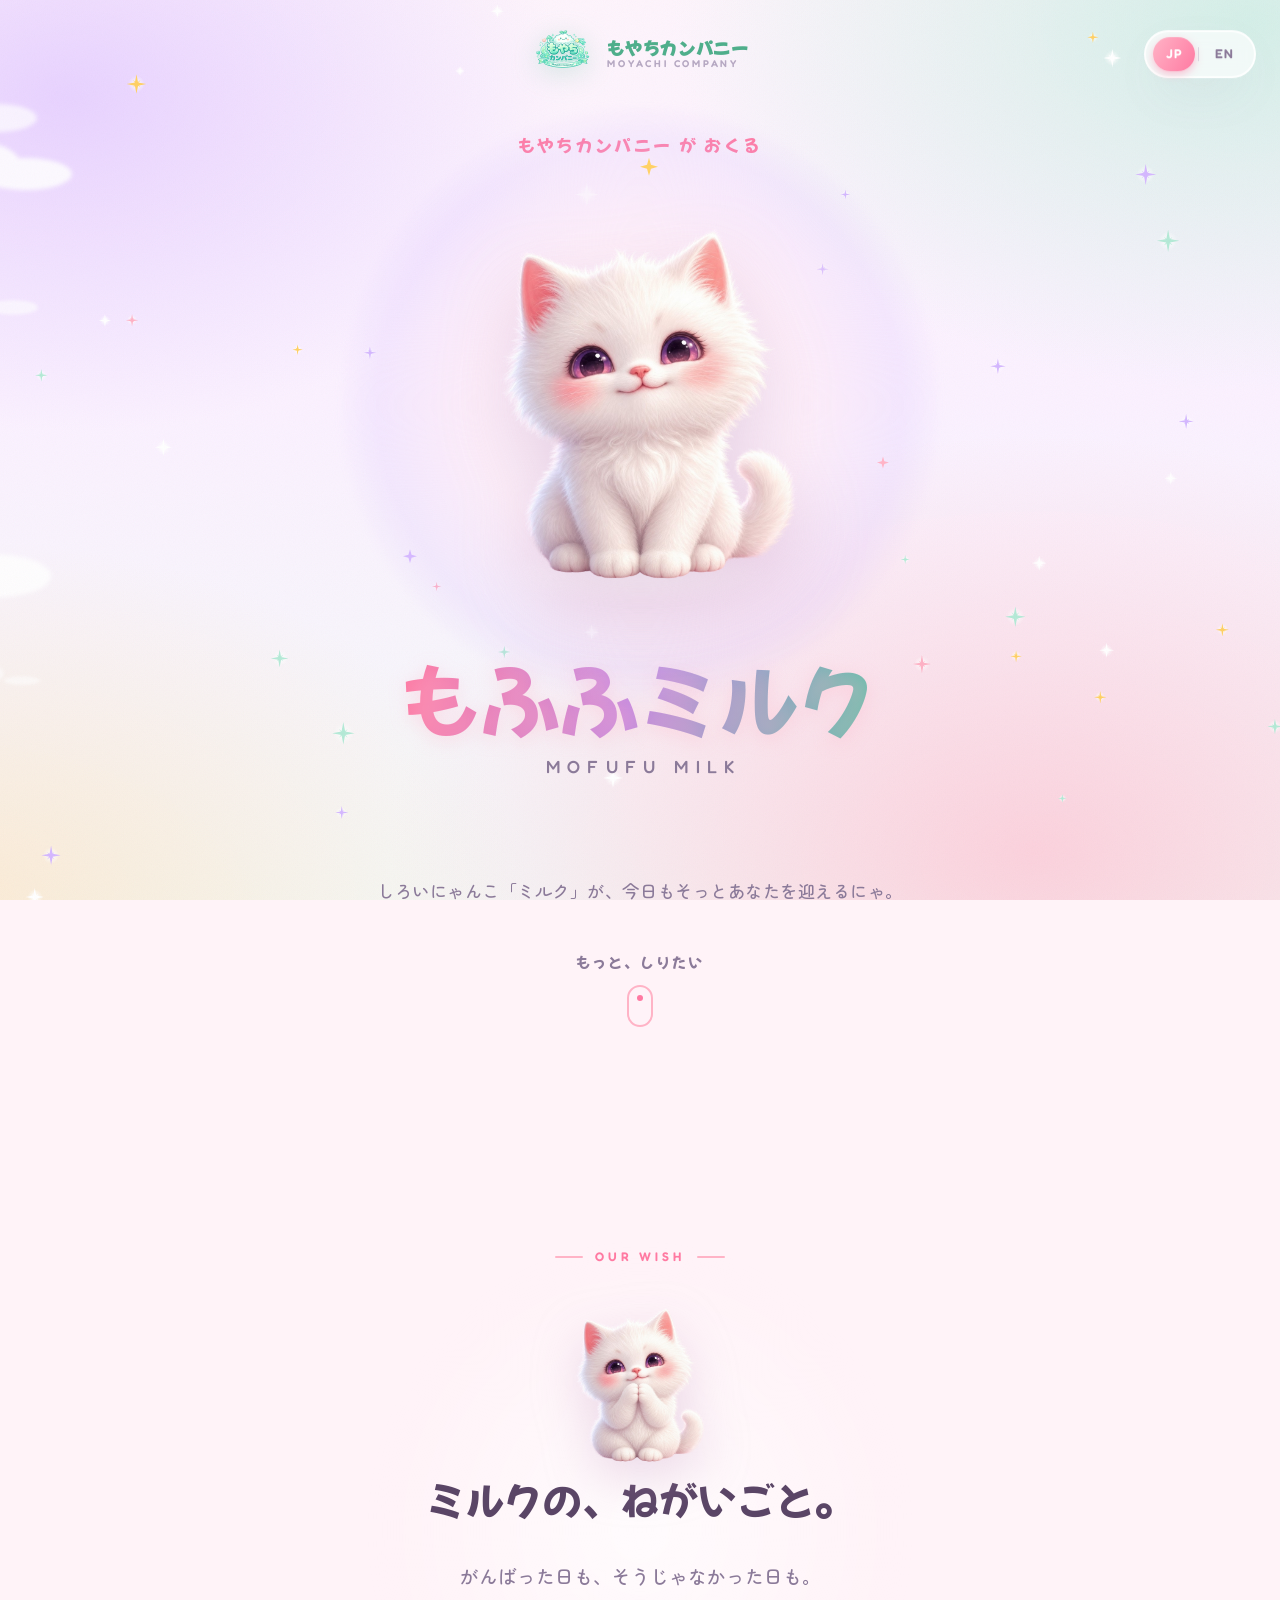
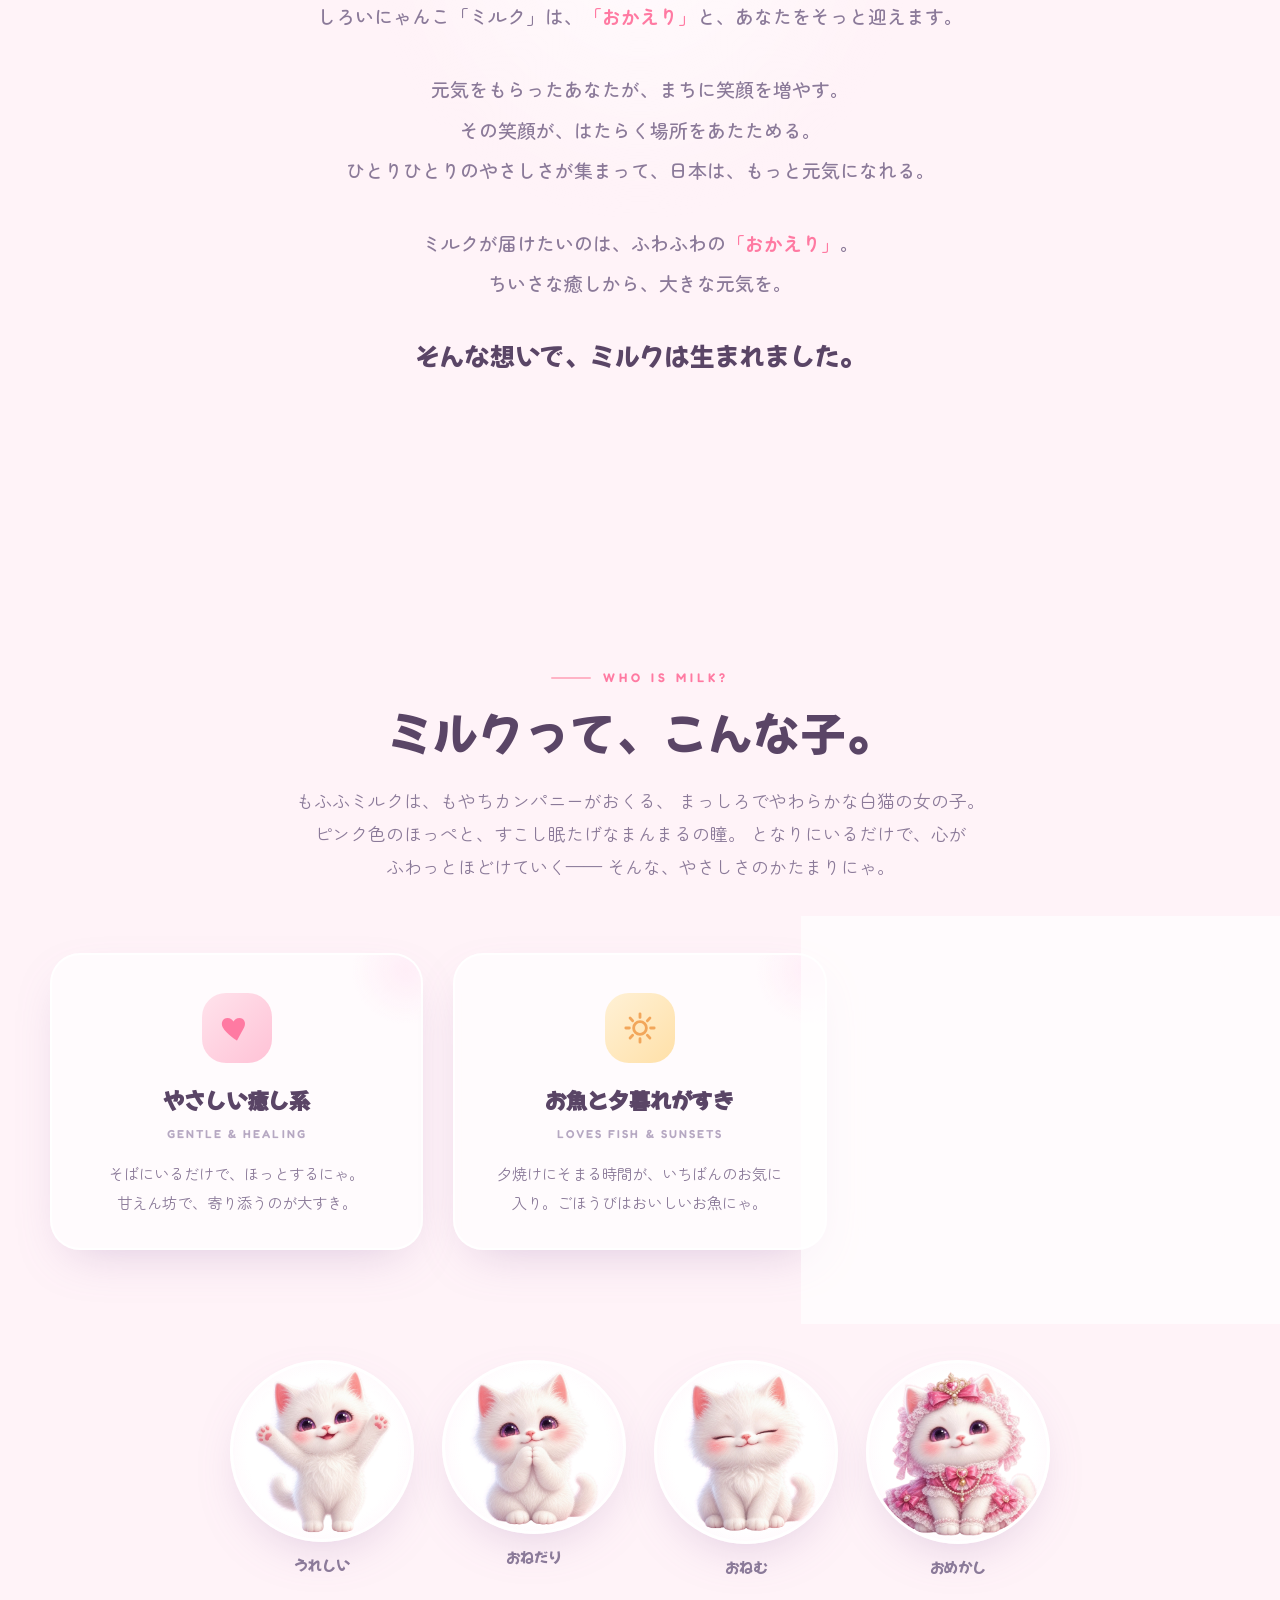
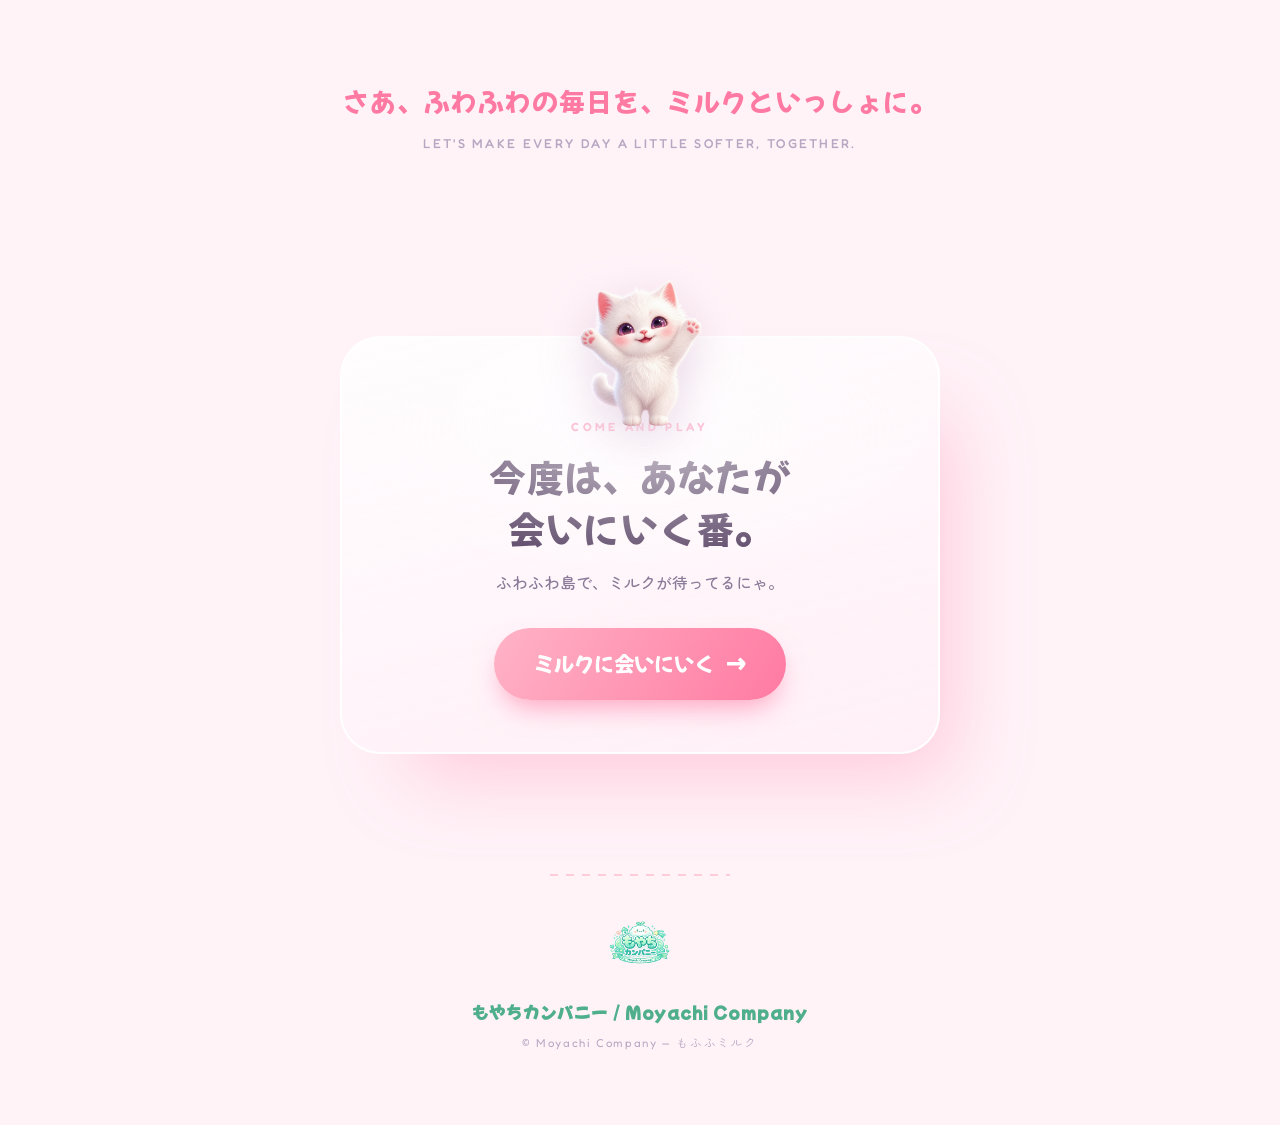
<file: nyanko/mofufu-milk/index.html>
<!DOCTYPE html>
<html lang="ja">
<head>
<meta charset="UTF-8" />
<meta name="viewport" content="width=device-width, initial-scale=1.0" />
<title>もふふミルク｜もやちカンパニー</title>
<meta name="description" content="もやちカンパニーがおくる、ふわふわの白猫「もふふミルク」。そばにいるだけで心がほどける、やさしさのかたまり。" />

<link rel="preconnect" href="https://fonts.googleapis.com" />
<link rel="preconnect" href="https://fonts.gstatic.com" crossorigin />
<link href="https://fonts.googleapis.com/css2?family=Mochiy+Pop+One&family=Zen+Maru+Gothic:wght@400;500;700&family=Fredoka:wght@400;500;600;700&display=swap" rel="stylesheet" />

<link rel="stylesheet" href="styles.css" />
<link rel="icon" type="image/webp" href="assets/logo/company_logo.webp" />
</head>
<body>

<!-- ===== 背景レイヤー（雲・きらきら・ゆめのグラデ） ===== -->
<div class="dreamscape" aria-hidden="true">
  <div class="gradient-mesh"></div>
  <div class="clouds">
    <span class="cloud cloud--1"></span>
    <span class="cloud cloud--2"></span>
    <span class="cloud cloud--3"></span>
    <span class="cloud cloud--4"></span>
    <span class="cloud cloud--5"></span>
  </div>
  <div class="sparkle-field" id="sparkleField"></div>
  <div class="grain"></div>
</div>

<!-- ===== ヘッダー ===== -->
<header class="site-header" data-reveal>
  <a class="brand" href="#top">
    <img class="brand__logo" src="assets/logo/company_logo.webp" alt="もやちカンパニー" width="120" height="120" />
    <span class="brand__name">
      <span class="brand__ja">もやちカンパニー</span>
      <span class="brand__en">Moyachi&nbsp;Company</span>
    </span>
  </a>
  <nav class="lang-switch" aria-label="言語切り替え">
    <a class="lang-switch__btn is-active" href="index.html" hreflang="ja" aria-current="page">JP</a>
    <span class="lang-switch__sep" aria-hidden="true"></span>
    <a class="lang-switch__btn" href="en.html" hreflang="en">EN</a>
  </nav>
</header>

<main id="top">

  <!-- ===== ヒーロー ===== -->
  <section class="hero">
    <p class="hero__eyebrow" data-reveal>
      <span class="hero__eyebrow-ja">もやちカンパニー が おくる</span>
    </p>

    <div class="hero__stage">
      <!-- ミルクの後光（パララックスはラッパー、脈動はhalo自身） -->
      <div class="halo-layer" data-parallax="0.04" aria-hidden="true">
        <div class="halo"></div>
      </div>
      <div class="orbit" aria-hidden="true">
        <span class="orbit__star orbit__star--a"></span>
        <span class="orbit__star orbit__star--b"></span>
        <span class="orbit__star orbit__star--c"></span>
      </div>
      <!-- メインビジュアル（パララックスはラッパー、呼吸はimg自身） -->
      <div class="hero__milk-layer" data-parallax="-0.06">
        <img class="hero__milk" src="assets/milk/milk_normal_01.webp"
             alt="もふふミルク" width="1298" height="1294" fetchpriority="high" />
      </div>
      <!-- 足もとの雲ベンチ -->
      <div class="hero__cloud-base" aria-hidden="true"></div>
    </div>

    <div class="hero__copy">
      <h1 class="hero__title" data-reveal>
        <span class="hero__title-ja">もふふミルク</span>
        <span class="hero__title-en">Mofufu&nbsp;Milk</span>
      </h1>
      <p class="hero__catch" data-reveal>
        ちいさな<span class="okaeri">「おかえり」</span>から、<br class="catch-br" />日本を元気に。
      </p>
      <p class="hero__lead" data-reveal>
        しろいにゃんこ「ミルク」が、今日もそっとあなたを迎えるにゃ。
      </p>
    </div>

    <a class="scroll-cue" href="#wish" data-reveal aria-label="ミルクのことを知る">
      <span class="scroll-cue__text">もっと、しりたい</span>
      <span class="scroll-cue__dot"></span>
    </a>
  </section>

  <!-- ===== ねがいごと（想い） ===== -->
  <section class="wish" id="wish">
    <div class="wish__inner">
      <p class="kicker kicker--center"><span class="kicker__line"></span>Our Wish<span class="kicker__line"></span></p>
      <div class="wish__milk" data-reveal data-float="7">
        <img src="assets/milk/milk_pleading.webp" alt="おいのりするミルク" width="500" height="500" loading="lazy" />
      </div>
      <h2 class="wish__heading" data-reveal>ミルクの、ねがいごと。</h2>
      <div class="wish__copy">
        <p data-reveal>がんばった日も、そうじゃなかった日も。<br class="pc-br" />しろいにゃんこ「ミルク」は、<span class="hl">「おかえり」</span>と、あなたをそっと迎えます。</p>
        <p data-reveal>元気をもらったあなたが、まちに笑顔を増やす。<br class="pc-br" />その笑顔が、はたらく場所をあたためる。<br class="pc-br" />ひとりひとりのやさしさが集まって、日本は、もっと元気になれる。</p>
        <p data-reveal>ミルクが届けたいのは、ふわふわの<span class="hl">「おかえり」</span>。<br class="pc-br" />ちいさな癒しから、大きな元気を。</p>
        <p class="wish__closing" data-reveal>そんな想いで、ミルクは生まれました。</p>
      </div>
    </div>
  </section>

  <!-- ===== 紹介の一節：ミルクってこんな子 ===== -->
  <section class="about" id="about">
    <div class="about__inner">

      <div class="about__intro" data-reveal>
        <p class="kicker"><span class="kicker__line"></span>Who is Milk?</p>
        <h2 class="about__heading">ミルクって、こんな子。</h2>
        <p class="about__text">
          もふふミルクは、もやちカンパニーがおくる、
          まっしろでやわらかな白猫の女の子。
          ピンク色のほっぺと、すこし眠たげなまんまるの瞳。
          となりにいるだけで、心がふわっとほどけていく——
          そんな、やさしさのかたまりにゃ。
        </p>
      </div>

      <!-- 3つの魅力 -->
      <ul class="traits">
        <li class="trait" data-reveal>
          <span class="trait__icon trait__icon--heart" aria-hidden="true"></span>
          <h3 class="trait__title">やさしい癒し系</h3>
          <p class="trait__en">Gentle &amp; Healing</p>
          <p class="trait__desc">そばにいるだけで、ほっとするにゃ。甘えん坊で、寄り添うのが大すき。</p>
        </li>
        <li class="trait" data-reveal>
          <span class="trait__icon trait__icon--sun" aria-hidden="true"></span>
          <h3 class="trait__title">お魚と夕暮れがすき</h3>
          <p class="trait__en">Loves Fish &amp; Sunsets</p>
          <p class="trait__desc">夕焼けにそまる時間が、いちばんのお気に入り。ごほうびはおいしいお魚にゃ。</p>
        </li>
        <li class="trait" data-reveal>
          <span class="trait__icon trait__icon--paw" aria-hidden="true"></span>
          <h3 class="trait__title">いつも、そばに</h3>
          <p class="trait__en">Always by Your Side</p>
          <p class="trait__desc">がんばった日も、そうじゃない日も。今日も「おかえり」って、あなたを待ってるにゃ。</p>
        </li>
      </ul>

      <!-- 表情差分のチラ見せ -->
      <div class="moods" data-reveal aria-label="ミルクの表情差分">
        <figure class="mood"><img src="assets/milk/milk_happy.webp" alt="うれしいミルク" loading="lazy" /><figcaption>うれしい</figcaption></figure>
        <figure class="mood"><img src="assets/milk/milk_pleading.webp" alt="おねだりミルク" loading="lazy" /><figcaption>おねだり</figcaption></figure>
        <figure class="mood"><img src="assets/milk/milk_normal_02.webp" alt="おねむミルク" loading="lazy" /><figcaption>おねむ</figcaption></figure>
        <figure class="mood"><img src="assets/milk/milk_dress.webp" alt="おめかしミルク" loading="lazy" /><figcaption>おめかし</figcaption></figure>
      </div>

      <p class="about__outro" data-reveal>
        さあ、ふわふわの毎日を、ミルクといっしょに。<br />
        <span class="about__outro-en">Let's make every day a little softer, together.</span>
      </p>

    </div>
  </section>

  <!-- ===== CTA：TOPへの導線 ===== -->
  <section class="cta" id="play">
    <div class="cta__inner" data-reveal>
      <div class="cta__milk" data-float="6">
        <img src="assets/milk/milk_happy.webp" alt="てをひろげて待つミルク" width="500" height="500" loading="lazy" />
      </div>
      <p class="cta__kicker">Come and play</p>
      <h2 class="cta__heading">今度は、あなたが<br class="pc-br" />会いにいく番。</h2>
      <p class="cta__sub">ふわふわ島で、ミルクが待ってるにゃ。</p>
      <a class="cta__btn" href="/">
        <span class="cta__btn-text">ミルクに会いにいく</span>
        <span class="cta__arrow" aria-hidden="true">→</span>
      </a>
    </div>
  </section>

</main>

<!-- ===== フッター ===== -->
<footer class="site-footer" data-reveal>
  <img class="site-footer__logo" src="assets/logo/company_logo.webp" alt="もやちカンパニー" width="96" height="96" />
  <p class="site-footer__name">もやちカンパニー / Moyachi&nbsp;Company</p>
  <p class="site-footer__copy">© Moyachi Company — もふふミルク</p>
</footer>

<script src="app.js" defer></script>
</body>
</html>
</file>
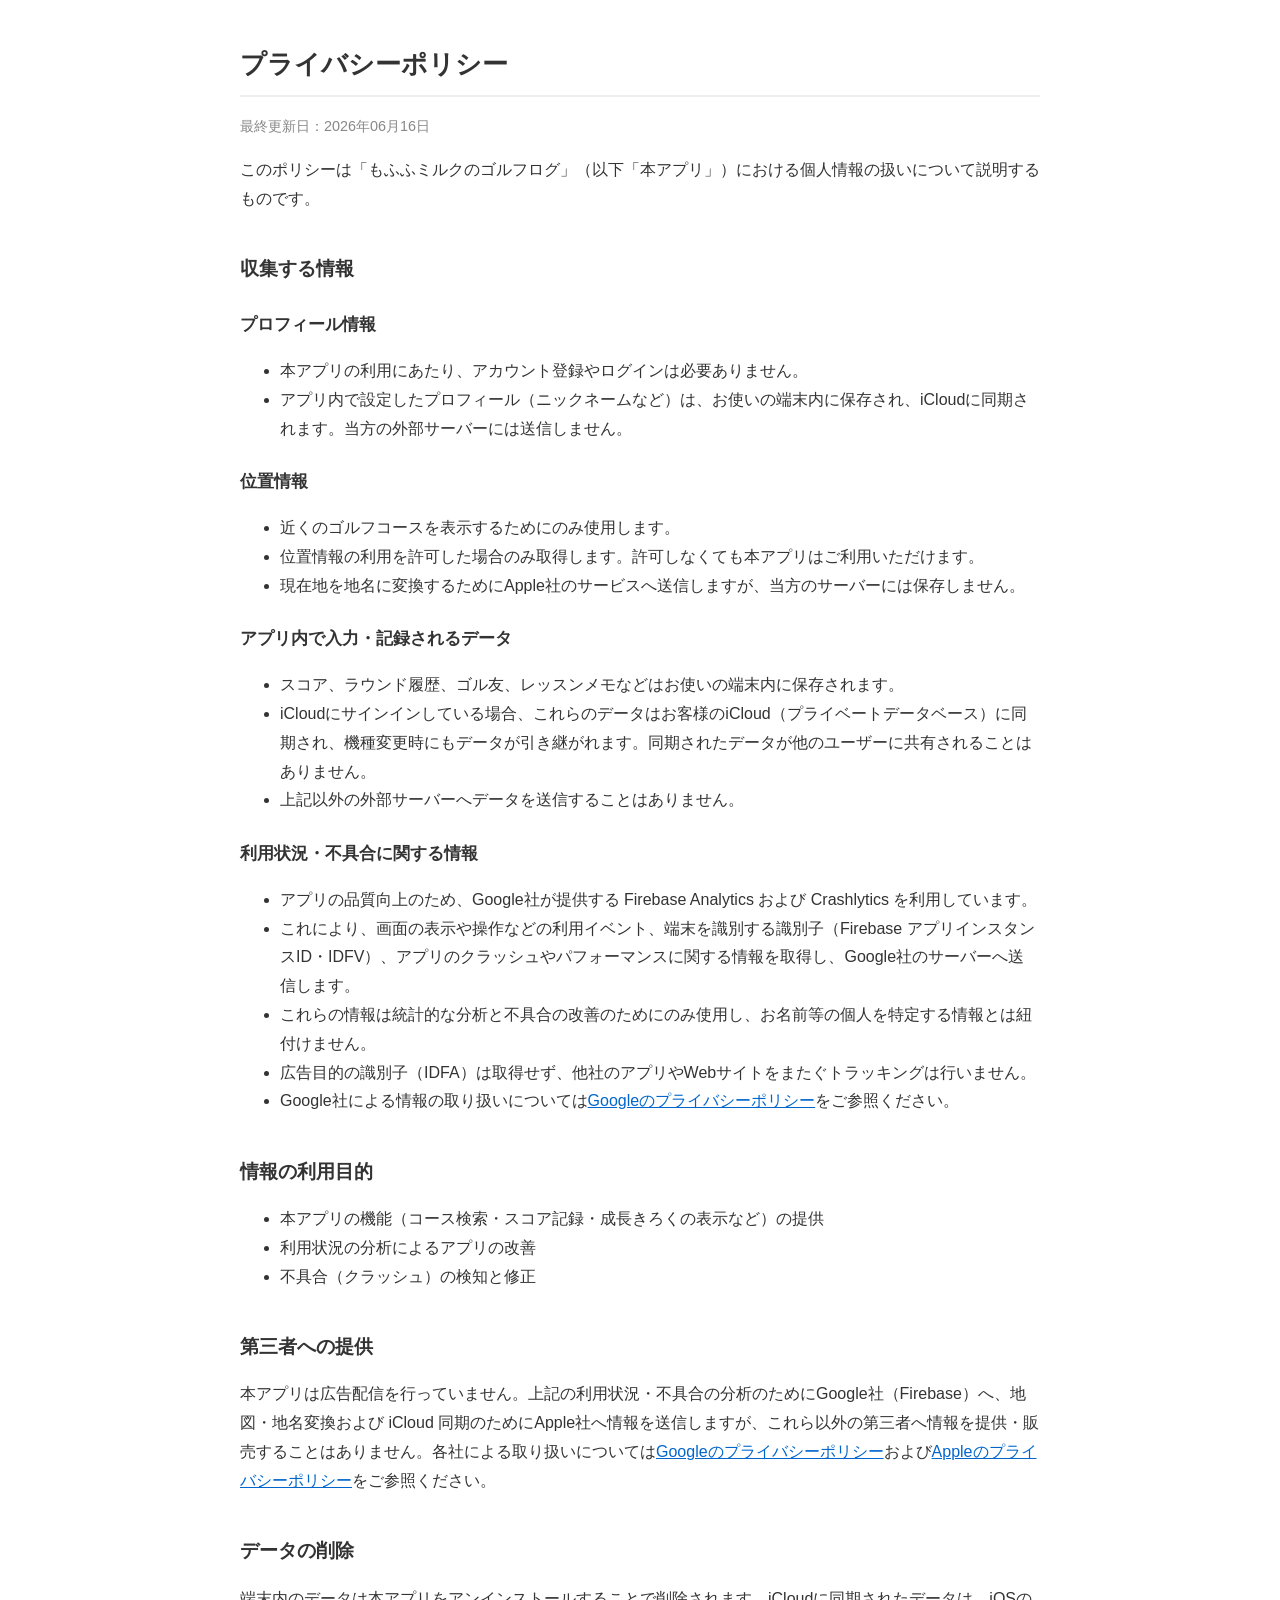
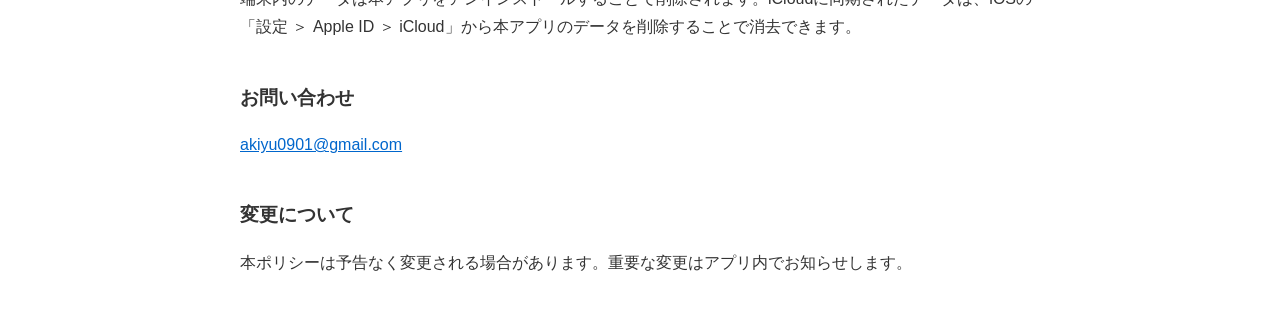
<file: golf-log/privacy-policy.html>
<!DOCTYPE html>
<html lang="ja">
<head>
  <meta charset="UTF-8">
  <meta name="viewport" content="width=device-width, initial-scale=1.0">
  <title>プライバシーポリシー - もふふミルクのゴルフログ</title>
  <style>
    body {
      font-family: -apple-system, BlinkMacSystemFont, "Hiragino Sans", "Noto Sans JP", sans-serif;
      max-width: 800px;
      margin: 0 auto;
      padding: 24px 16px;
      color: #333;
      line-height: 1.8;
    }
    h1 { font-size: 1.6em; border-bottom: 2px solid #eee; padding-bottom: 8px; }
    h2 { font-size: 1.2em; margin-top: 2em; }
    h3 { font-size: 1.05em; margin-top: 1.4em; }
    a { color: #0066cc; }
    .updated { color: #888; font-size: 0.9em; }
  </style>
</head>
<body>
  <h1>プライバシーポリシー</h1>
  <p class="updated">最終更新日：2026年06月16日</p>

  <p>このポリシーは「もふふミルクのゴルフログ」（以下「本アプリ」）における個人情報の扱いについて説明するものです。</p>

  <h2>収集する情報</h2>

  <h3>プロフィール情報</h3>
  <ul>
    <li>本アプリの利用にあたり、アカウント登録やログインは必要ありません。</li>
    <li>アプリ内で設定したプロフィール（ニックネームなど）は、お使いの端末内に保存され、iCloudに同期されます。当方の外部サーバーには送信しません。</li>
  </ul>

  <h3>位置情報</h3>
  <ul>
    <li>近くのゴルフコースを表示するためにのみ使用します。</li>
    <li>位置情報の利用を許可した場合のみ取得します。許可しなくても本アプリはご利用いただけます。</li>
    <li>現在地を地名に変換するためにApple社のサービスへ送信しますが、当方のサーバーには保存しません。</li>
  </ul>

  <h3>アプリ内で入力・記録されるデータ</h3>
  <ul>
    <li>スコア、ラウンド履歴、ゴル友、レッスンメモなどはお使いの端末内に保存されます。</li>
    <li>iCloudにサインインしている場合、これらのデータはお客様のiCloud（プライベートデータベース）に同期され、機種変更時にもデータが引き継がれます。同期されたデータが他のユーザーに共有されることはありません。</li>
    <li>上記以外の外部サーバーへデータを送信することはありません。</li>
  </ul>

  <h3>利用状況・不具合に関する情報</h3>
  <ul>
    <li>アプリの品質向上のため、Google社が提供する Firebase Analytics および Crashlytics を利用しています。</li>
    <li>これにより、画面の表示や操作などの利用イベント、端末を識別する識別子（Firebase アプリインスタンスID・IDFV）、アプリのクラッシュやパフォーマンスに関する情報を取得し、Google社のサーバーへ送信します。</li>
    <li>これらの情報は統計的な分析と不具合の改善のためにのみ使用し、お名前等の個人を特定する情報とは紐付けません。</li>
    <li>広告目的の識別子（IDFA）は取得せず、他社のアプリやWebサイトをまたぐトラッキングは行いません。</li>
    <li>Google社による情報の取り扱いについては<a href="https://policies.google.com/privacy" target="_blank" rel="noopener noreferrer">Googleのプライバシーポリシー</a>をご参照ください。</li>
  </ul>

  <h2>情報の利用目的</h2>
  <ul>
    <li>本アプリの機能（コース検索・スコア記録・成長きろくの表示など）の提供</li>
    <li>利用状況の分析によるアプリの改善</li>
    <li>不具合（クラッシュ）の検知と修正</li>
  </ul>

  <h2>第三者への提供</h2>
  <p>本アプリは広告配信を行っていません。上記の利用状況・不具合の分析のためにGoogle社（Firebase）へ、地図・地名変換および iCloud 同期のためにApple社へ情報を送信しますが、これら以外の第三者へ情報を提供・販売することはありません。各社による取り扱いについては<a href="https://policies.google.com/privacy" target="_blank" rel="noopener noreferrer">Googleのプライバシーポリシー</a>および<a href="https://www.apple.com/legal/privacy/" target="_blank" rel="noopener noreferrer">Appleのプライバシーポリシー</a>をご参照ください。</p>

  <h2>データの削除</h2>
  <p>端末内のデータは本アプリをアンインストールすることで削除されます。iCloudに同期されたデータは、iOSの「設定 ＞ Apple ID ＞ iCloud」から本アプリのデータを削除することで消去できます。</p>

  <h2>お問い合わせ</h2>
  <p><a href="mailto:akiyu0901@gmail.com">akiyu0901@gmail.com</a></p>

  <h2>変更について</h2>
  <p>本ポリシーは予告なく変更される場合があります。重要な変更はアプリ内でお知らせします。</p>
</body>
</html>
</file>
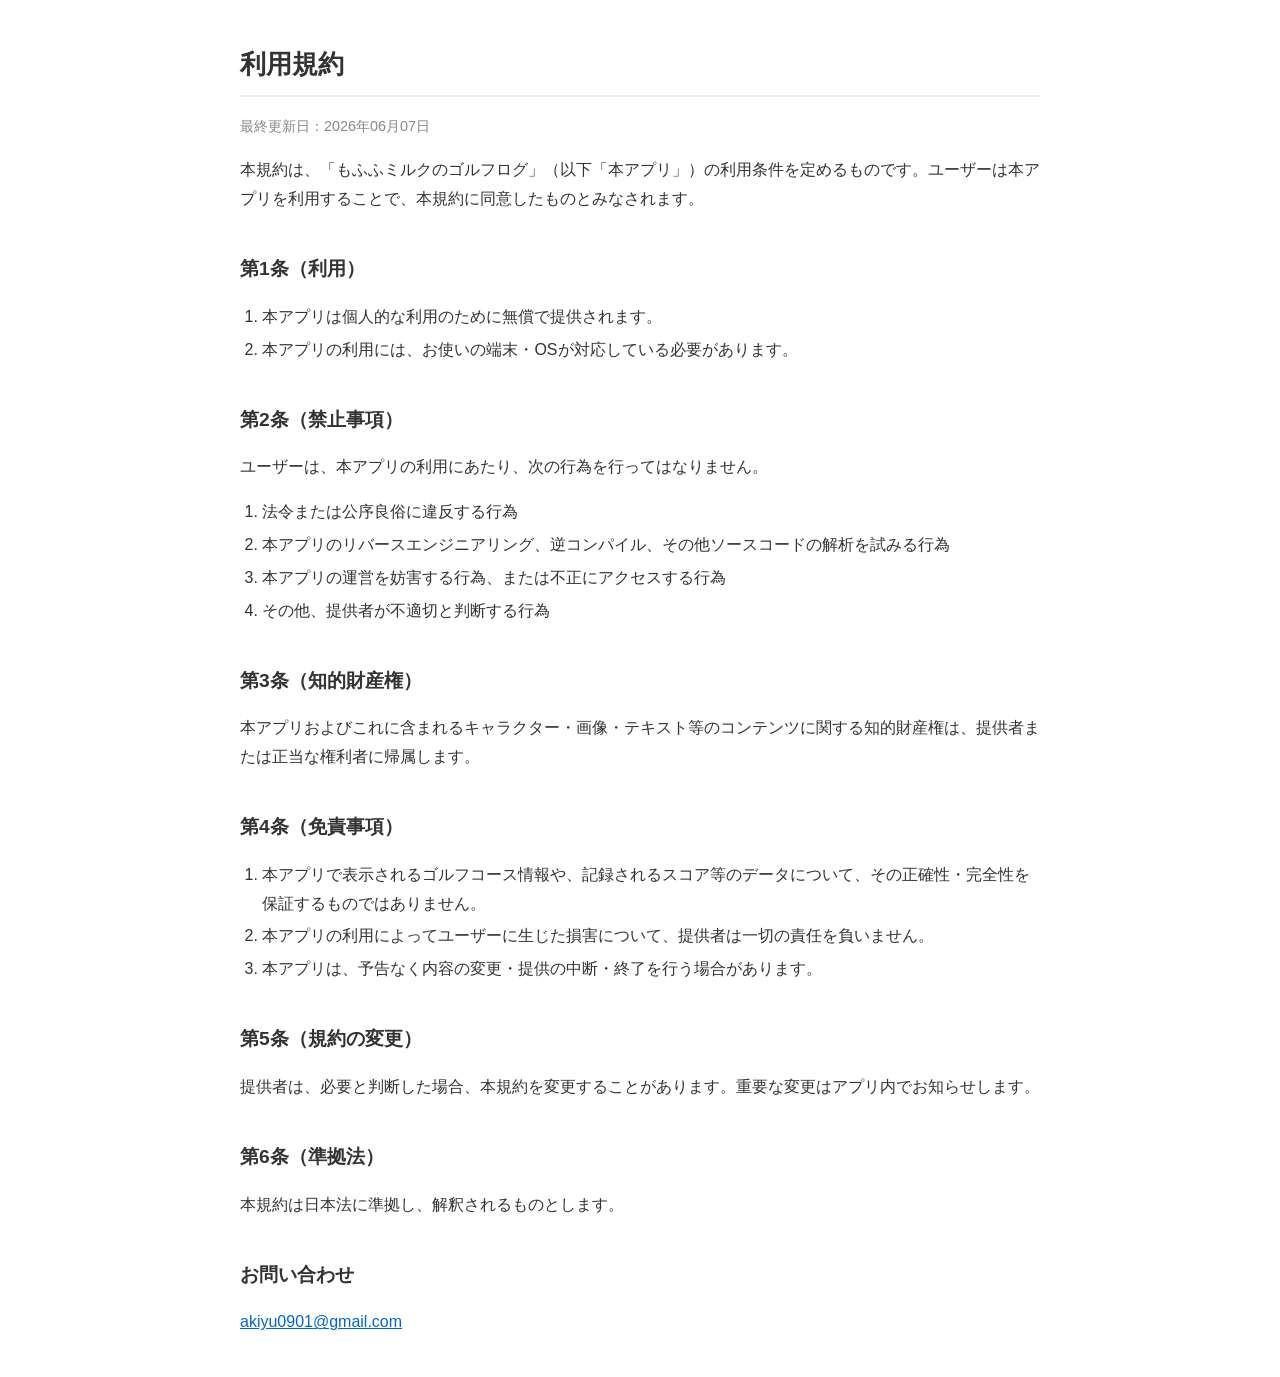
<file: golf-log/terms.html>
<!DOCTYPE html>
<html lang="ja">
<head>
  <meta charset="UTF-8">
  <meta name="viewport" content="width=device-width, initial-scale=1.0">
  <title>利用規約 - もふふミルクのゴルフログ</title>
  <style>
    body {
      font-family: -apple-system, BlinkMacSystemFont, "Hiragino Sans", "Noto Sans JP", sans-serif;
      max-width: 800px;
      margin: 0 auto;
      padding: 24px 16px;
      color: #333;
      line-height: 1.8;
    }
    h1 { font-size: 1.6em; border-bottom: 2px solid #eee; padding-bottom: 8px; }
    h2 { font-size: 1.2em; margin-top: 2em; }
    a { color: #0066cc; }
    ol { padding-left: 1.4em; }
    li { margin-bottom: 4px; }
    .updated { color: #888; font-size: 0.9em; }
  </style>
</head>
<body>
  <h1>利用規約</h1>
  <p class="updated">最終更新日：2026年06月07日</p>

  <p>本規約は、「もふふミルクのゴルフログ」（以下「本アプリ」）の利用条件を定めるものです。ユーザーは本アプリを利用することで、本規約に同意したものとみなされます。</p>

  <h2>第1条（利用）</h2>
  <ol>
    <li>本アプリは個人的な利用のために無償で提供されます。</li>
    <li>本アプリの利用には、お使いの端末・OSが対応している必要があります。</li>
  </ol>

  <h2>第2条（禁止事項）</h2>
  <p>ユーザーは、本アプリの利用にあたり、次の行為を行ってはなりません。</p>
  <ol>
    <li>法令または公序良俗に違反する行為</li>
    <li>本アプリのリバースエンジニアリング、逆コンパイル、その他ソースコードの解析を試みる行為</li>
    <li>本アプリの運営を妨害する行為、または不正にアクセスする行為</li>
    <li>その他、提供者が不適切と判断する行為</li>
  </ol>

  <h2>第3条（知的財産権）</h2>
  <p>本アプリおよびこれに含まれるキャラクター・画像・テキスト等のコンテンツに関する知的財産権は、提供者または正当な権利者に帰属します。</p>

  <h2>第4条（免責事項）</h2>
  <ol>
    <li>本アプリで表示されるゴルフコース情報や、記録されるスコア等のデータについて、その正確性・完全性を保証するものではありません。</li>
    <li>本アプリの利用によってユーザーに生じた損害について、提供者は一切の責任を負いません。</li>
    <li>本アプリは、予告なく内容の変更・提供の中断・終了を行う場合があります。</li>
  </ol>

  <h2>第5条（規約の変更）</h2>
  <p>提供者は、必要と判断した場合、本規約を変更することがあります。重要な変更はアプリ内でお知らせします。</p>

  <h2>第6条（準拠法）</h2>
  <p>本規約は日本法に準拠し、解釈されるものとします。</p>

  <h2>お問い合わせ</h2>
  <p><a href="mailto:akiyu0901@gmail.com">akiyu0901@gmail.com</a></p>
</body>
</html>
</file>
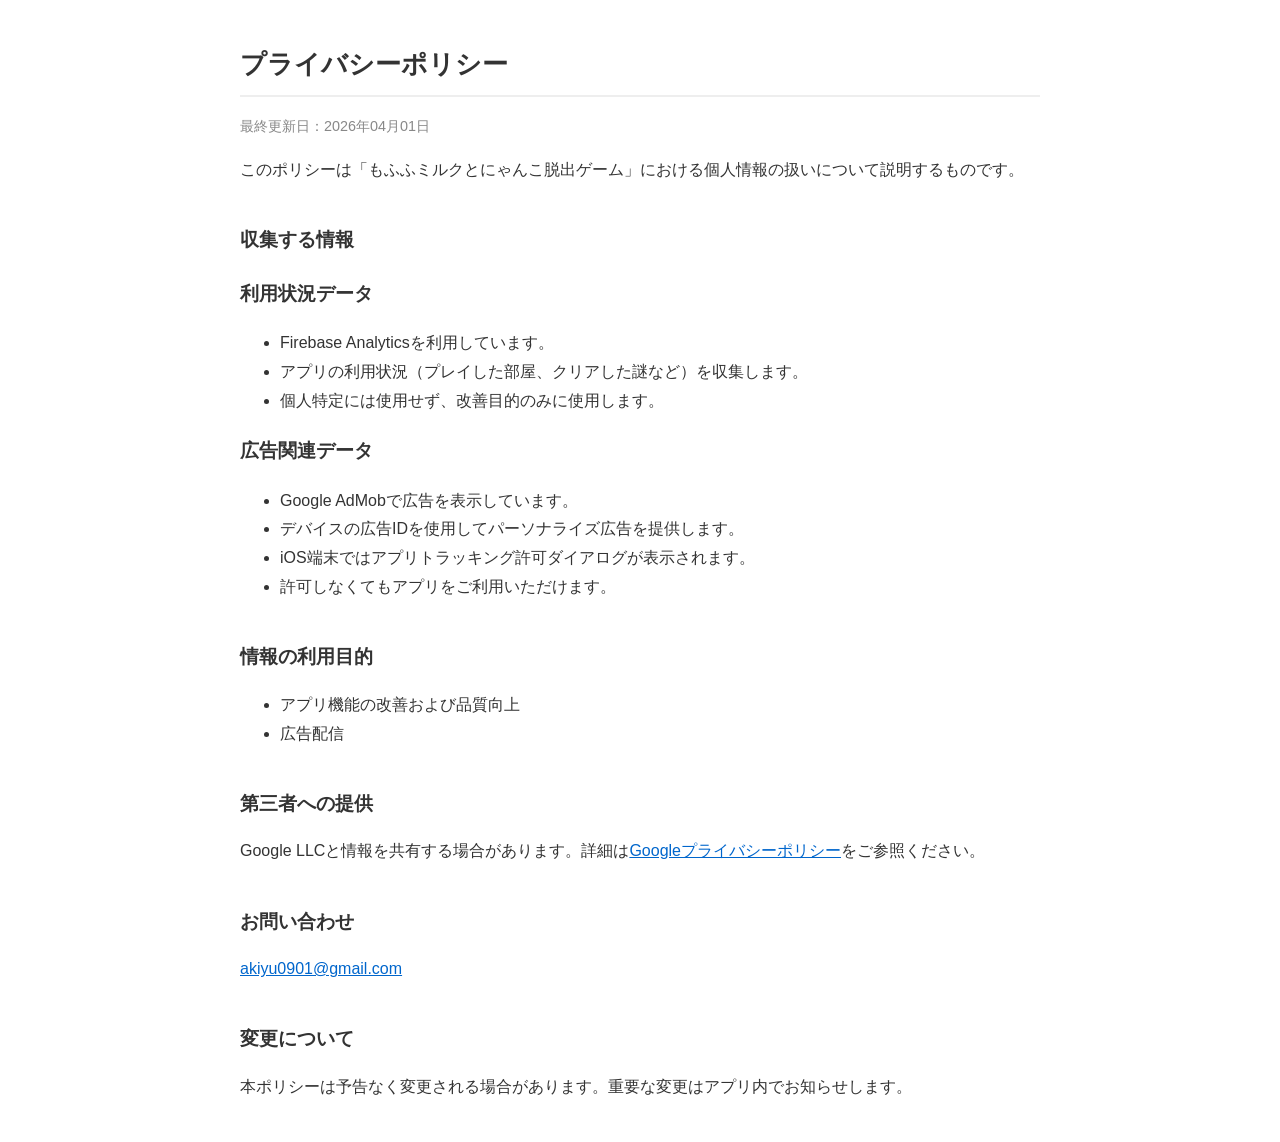
<file: nyanko/privacy-policy.html>
<!DOCTYPE html>
<html lang="ja">
<head>
  <meta charset="UTF-8">
  <meta name="viewport" content="width=device-width, initial-scale=1.0">
  <title>プライバシーポリシー - もふふミルクとにゃんこ脱出ゲーム</title>
  <!-- Google tag (gtag.js) -->
  <script async src="https://www.googletagmanager.com/gtag/js?id=G-509H2LTQF0"></script>
  <script>
    window.dataLayer = window.dataLayer || [];
    function gtag(){dataLayer.push(arguments);}
    gtag('js', new Date());
    gtag('config', 'G-509H2LTQF0');
  </script>
  <style>
    body {
      font-family: -apple-system, BlinkMacSystemFont, "Hiragino Sans", "Noto Sans JP", sans-serif;
      max-width: 800px;
      margin: 0 auto;
      padding: 24px 16px;
      color: #333;
      line-height: 1.8;
    }
    h1 { font-size: 1.6em; border-bottom: 2px solid #eee; padding-bottom: 8px; }
    h2 { font-size: 1.2em; margin-top: 2em; }
    a { color: #0066cc; }
    .updated { color: #888; font-size: 0.9em; }
  </style>
</head>
<body>
  <h1>プライバシーポリシー</h1>
  <p class="updated">最終更新日：2026年04月01日</p>

  <p>このポリシーは「もふふミルクとにゃんこ脱出ゲーム」における個人情報の扱いについて説明するものです。</p>

  <h2>収集する情報</h2>

  <h3>利用状況データ</h3>
  <ul>
    <li>Firebase Analyticsを利用しています。</li>
    <li>アプリの利用状況（プレイした部屋、クリアした謎など）を収集します。</li>
    <li>個人特定には使用せず、改善目的のみに使用します。</li>
  </ul>

  <h3>広告関連データ</h3>
  <ul>
    <li>Google AdMobで広告を表示しています。</li>
    <li>デバイスの広告IDを使用してパーソナライズ広告を提供します。</li>
    <li>iOS端末ではアプリトラッキング許可ダイアログが表示されます。</li>
    <li>許可しなくてもアプリをご利用いただけます。</li>
  </ul>

  <h2>情報の利用目的</h2>
  <ul>
    <li>アプリ機能の改善および品質向上</li>
    <li>広告配信</li>
  </ul>

  <h2>第三者への提供</h2>
  <p>Google LLCと情報を共有する場合があります。詳細は<a href="https://policies.google.com/privacy" target="_blank" rel="noopener noreferrer">Googleプライバシーポリシー</a>をご参照ください。</p>

  <h2>お問い合わせ</h2>
  <p><a href="mailto:akiyu0901@gmail.com">akiyu0901@gmail.com</a></p>

  <h2>変更について</h2>
  <p>本ポリシーは予告なく変更される場合があります。重要な変更はアプリ内でお知らせします。</p>
</body>
</html>
</file>
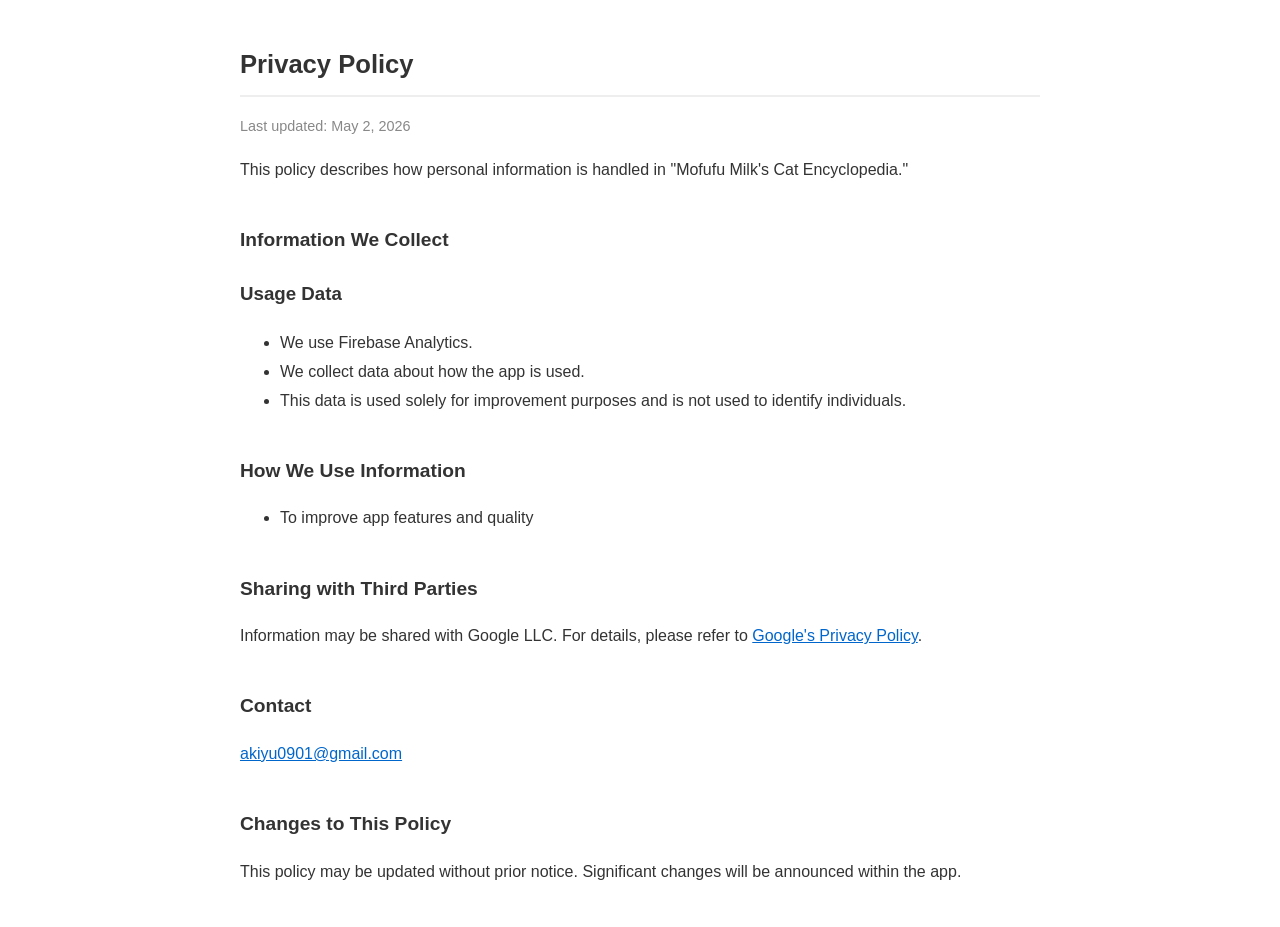
<file: zukan/privacy-policy-en.html>
<!DOCTYPE html>
<html lang="en">
<head>
  <meta charset="UTF-8">
  <meta name="viewport" content="width=device-width, initial-scale=1.0">
  <title>Privacy Policy - Mofufu Milk's Cat Encyclopedia</title>
  <style>
    body {
      font-family: -apple-system, BlinkMacSystemFont, "Segoe UI", "Helvetica Neue", sans-serif;
      max-width: 800px;
      margin: 0 auto;
      padding: 24px 16px;
      color: #333;
      line-height: 1.8;
    }
    h1 { font-size: 1.6em; border-bottom: 2px solid #eee; padding-bottom: 8px; }
    h2 { font-size: 1.2em; margin-top: 2em; }
    a { color: #0066cc; }
    .updated { color: #888; font-size: 0.9em; }
  </style>
</head>
<body>
  <h1>Privacy Policy</h1>
  <p class="updated">Last updated: May 2, 2026</p>

  <p>This policy describes how personal information is handled in "Mofufu Milk's Cat Encyclopedia."</p>

  <h2>Information We Collect</h2>

  <h3>Usage Data</h3>
  <ul>
    <li>We use Firebase Analytics.</li>
    <li>We collect data about how the app is used.</li>
    <li>This data is used solely for improvement purposes and is not used to identify individuals.</li>
  </ul>

  <!-- TODO: Add before production release
  <h3>Advertising Data</h3>
  <ul>
    <li>We display ads using Google AdMob.</li>
    <li>Your device's advertising ID may be used to serve personalized ads.</li>
    <li>On iOS devices, an App Tracking Transparency dialog will appear.</li>
    <li>You can use the app without granting tracking permission.</li>
  </ul>

  <h3>AI Chat Feature (Subscription)</h3>
  <ul>
    <li>The Milk chat feature uses Anthropic's AI model.</li>
    <li>Conversation content is used to generate AI responses.</li>
    <li>Information may be shared with Anthropic PBC.</li>
  </ul>
  -->

  <h2>How We Use Information</h2>
  <ul>
    <li>To improve app features and quality</li>
  </ul>

  <!-- TODO: Add before production release
    <li>To serve advertisements</li>
  -->

  <h2>Sharing with Third Parties</h2>
  <p>Information may be shared with Google LLC. For details, please refer to <a href="https://policies.google.com/privacy" target="_blank" rel="noopener noreferrer">Google's Privacy Policy</a>.</p>

  <!-- TODO: Add before production release
  <p>Information may be shared with Anthropic PBC. For details, please refer to <a href="https://www.anthropic.com/privacy" target="_blank" rel="noopener noreferrer">Anthropic's Privacy Policy</a>.</p>
  -->

  <h2>Contact</h2>
  <p><a href="mailto:akiyu0901@gmail.com">akiyu0901@gmail.com</a></p>

  <h2>Changes to This Policy</h2>
  <p>This policy may be updated without prior notice. Significant changes will be announced within the app.</p>
</body>
</html>
</file>
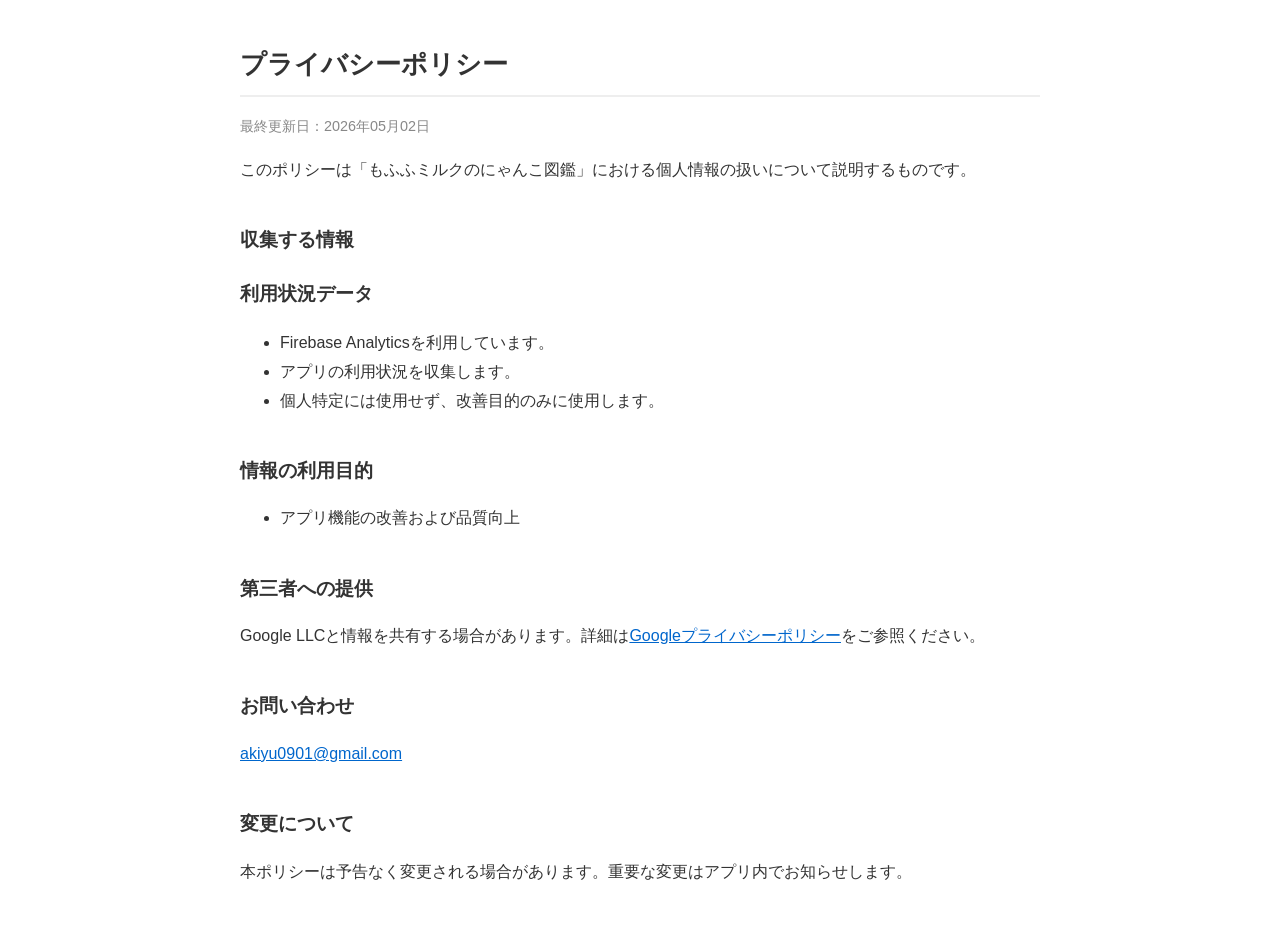
<file: zukan/privacy-policy.html>
<!DOCTYPE html>
<html lang="ja">
<head>
  <meta charset="UTF-8">
  <meta name="viewport" content="width=device-width, initial-scale=1.0">
  <title>プライバシーポリシー - もふふミルクのにゃんこ図鑑</title>
  <style>
    body {
      font-family: -apple-system, BlinkMacSystemFont, "Hiragino Sans", "Noto Sans JP", sans-serif;
      max-width: 800px;
      margin: 0 auto;
      padding: 24px 16px;
      color: #333;
      line-height: 1.8;
    }
    h1 { font-size: 1.6em; border-bottom: 2px solid #eee; padding-bottom: 8px; }
    h2 { font-size: 1.2em; margin-top: 2em; }
    a { color: #0066cc; }
    .updated { color: #888; font-size: 0.9em; }
  </style>
</head>
<body>
  <h1>プライバシーポリシー</h1>
  <p class="updated">最終更新日：2026年05月02日</p>

  <p>このポリシーは「もふふミルクのにゃんこ図鑑」における個人情報の扱いについて説明するものです。</p>

  <h2>収集する情報</h2>

  <h3>利用状況データ</h3>
  <ul>
    <li>Firebase Analyticsを利用しています。</li>
    <li>アプリの利用状況を収集します。</li>
    <li>個人特定には使用せず、改善目的のみに使用します。</li>
  </ul>

  <!-- TODO: 本番リリース前に追加
  <h3>広告関連データ</h3>
  <ul>
    <li>Google AdMobで広告を表示しています。</li>
    <li>デバイスの広告IDを使用してパーソナライズ広告を提供します。</li>
    <li>iOS端末ではアプリトラッキング許可ダイアログが表示されます。</li>
    <li>許可しなくてもアプリをご利用いただけます。</li>
  </ul>

  <h3>AI会話機能（サブスクリプション）</h3>
  <ul>
    <li>ミルクとの会話機能はAnthropicのAIモデルを使用しています。</li>
    <li>会話内容はAIモデルの応答生成に使用されます。</li>
    <li>Anthropic PBCと情報を共有する場合があります。</li>
  </ul>
  -->

  <h2>情報の利用目的</h2>
  <ul>
    <li>アプリ機能の改善および品質向上</li>
  </ul>

  <!-- TODO: 本番リリース前に追加
    <li>広告配信</li>
  -->

  <h2>第三者への提供</h2>
  <p>Google LLCと情報を共有する場合があります。詳細は<a href="https://policies.google.com/privacy" target="_blank" rel="noopener noreferrer">Googleプライバシーポリシー</a>をご参照ください。</p>

  <!-- TODO: 本番リリース前に追加
  <p>Anthropic PBCと情報を共有する場合があります。詳細は<a href="https://www.anthropic.com/privacy" target="_blank" rel="noopener noreferrer">Anthropicプライバシーポリシー</a>をご参照ください。</p>
  -->

  <h2>お問い合わせ</h2>
  <p><a href="mailto:akiyu0901@gmail.com">akiyu0901@gmail.com</a></p>

  <h2>変更について</h2>
  <p>本ポリシーは予告なく変更される場合があります。重要な変更はアプリ内でお知らせします。</p>
</body>
</html>
</file>
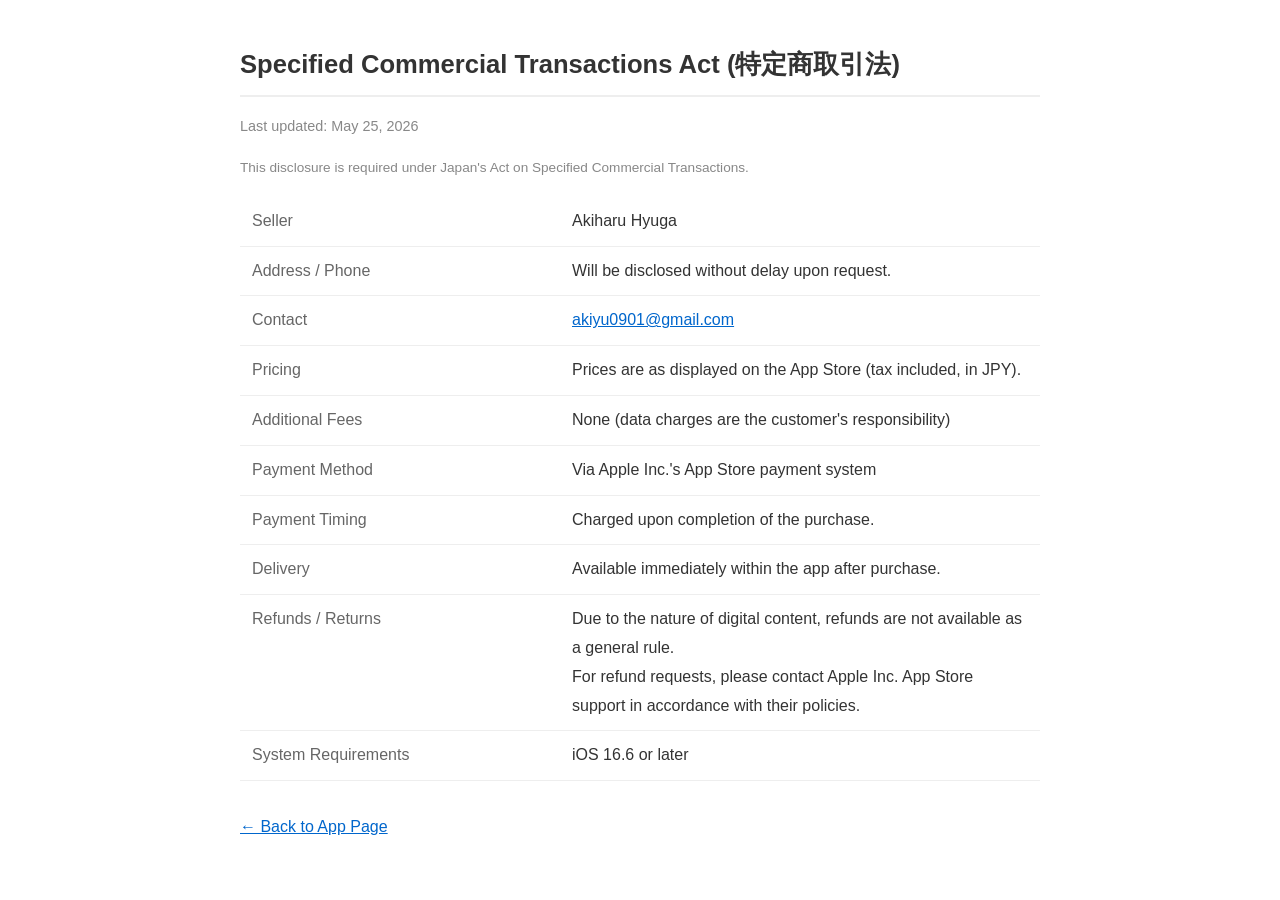
<file: zukan/tokusho-en.html>
<!DOCTYPE html>
<html lang="en">
<head>
  <meta charset="UTF-8">
  <meta name="viewport" content="width=device-width, initial-scale=1.0">
  <title>Specified Commercial Transactions Act - Mofufu Milk: Cat Family</title>
  <style>
    body {
      font-family: -apple-system, BlinkMacSystemFont, "Helvetica Neue", Arial, sans-serif;
      max-width: 800px;
      margin: 0 auto;
      padding: 24px 16px;
      color: #333;
      line-height: 1.8;
    }
    h1 { font-size: 1.6em; border-bottom: 2px solid #eee; padding-bottom: 8px; }
    table { width: 100%; border-collapse: collapse; margin-top: 16px; }
    th, td { text-align: left; padding: 10px 12px; border-bottom: 1px solid #eee; vertical-align: top; }
    th { width: 40%; font-weight: normal; color: #666; white-space: nowrap; }
    a { color: #0066cc; }
    .updated { color: #888; font-size: 0.9em; }
    .note { color: #888; font-size: 0.85em; margin-top: 16px; }
    @media (max-width: 480px) {
      th { width: 38%; font-size: 0.9em; }
      td { font-size: 0.9em; }
    }
  </style>
</head>
<body>
  <h1>Specified Commercial Transactions Act (特定商取引法)</h1>
  <p class="updated">Last updated: May 25, 2026</p>
  <p class="note">This disclosure is required under Japan's Act on Specified Commercial Transactions.</p>

  <table>
    <tr>
      <th>Seller</th>
      <td>Akiharu Hyuga</td>
    </tr>
    <tr>
      <th>Address / Phone</th>
      <td>Will be disclosed without delay upon request.</td>
    </tr>
    <tr>
      <th>Contact</th>
      <td><a href="mailto:akiyu0901@gmail.com">akiyu0901@gmail.com</a></td>
    </tr>
    <tr>
      <th>Pricing</th>
      <td>
        Prices are as displayed on the App Store (tax included, in JPY).
      </td>
    </tr>
    <tr>
      <th>Additional Fees</th>
      <td>None (data charges are the customer's responsibility)</td>
    </tr>
    <tr>
      <th>Payment Method</th>
      <td>Via Apple Inc.'s App Store payment system</td>
    </tr>
    <tr>
      <th>Payment Timing</th>
      <td>Charged upon completion of the purchase.</td>
    </tr>
    <tr>
      <th>Delivery</th>
      <td>Available immediately within the app after purchase.</td>
    </tr>
    <tr>
      <th>Refunds / Returns</th>
      <td>
        Due to the nature of digital content, refunds are not available as a general rule.<br>
        For refund requests, please contact Apple Inc. App Store support in accordance with their policies.
      </td>
    </tr>
    <tr>
      <th>System Requirements</th>
      <td>iOS 16.6 or later</td>
    </tr>
  </table>

  <p style="margin-top: 32px;">
    <a href="index.html">← Back to App Page</a>
  </p>
</body>
</html>
</file>
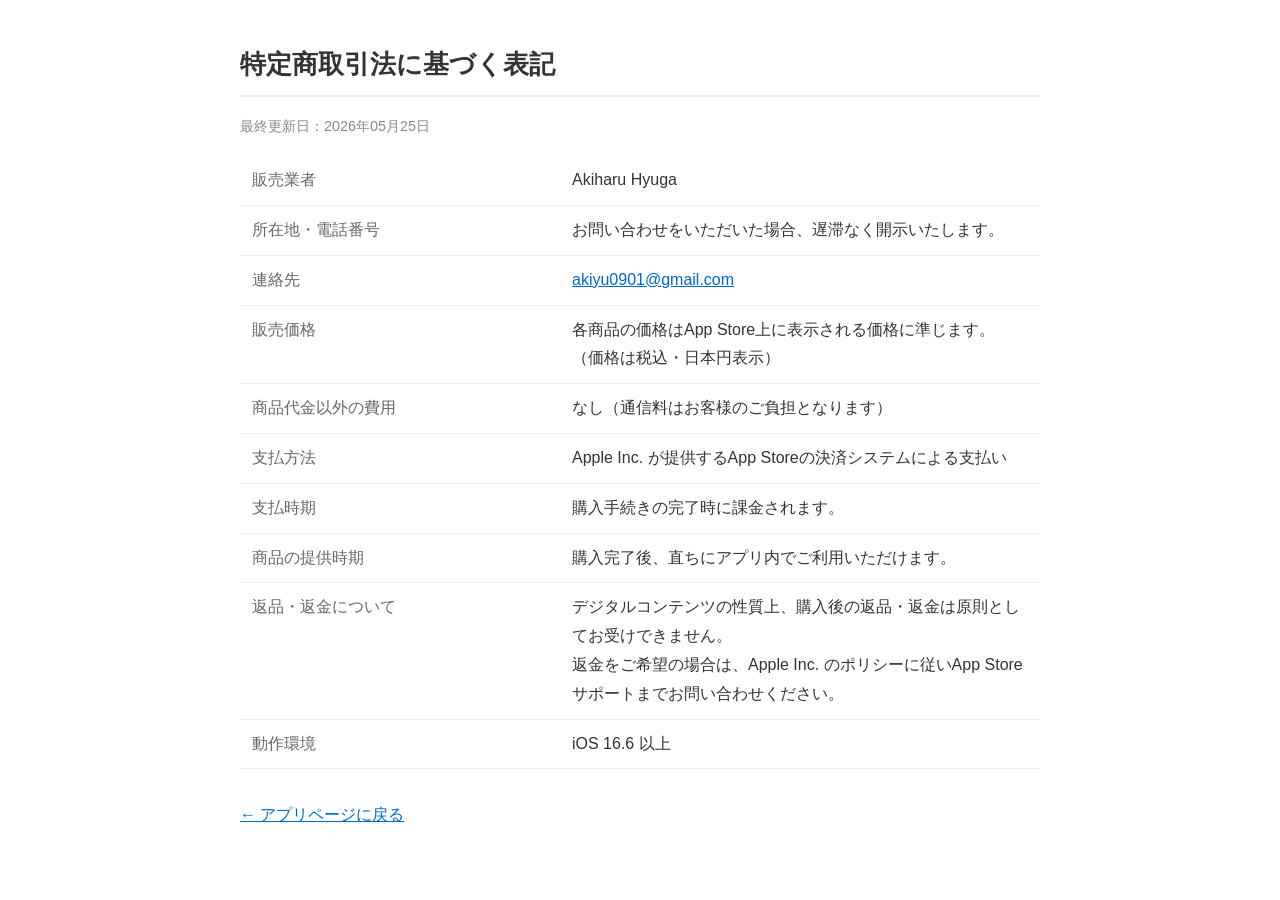
<file: zukan/tokusho.html>
<!DOCTYPE html>
<html lang="ja">
<head>
  <meta charset="UTF-8">
  <meta name="viewport" content="width=device-width, initial-scale=1.0">
  <title>特定商取引法に基づく表記 - もふふミルクのにゃんこ図鑑</title>
  <style>
    body {
      font-family: -apple-system, BlinkMacSystemFont, "Hiragino Sans", "Noto Sans JP", sans-serif;
      max-width: 800px;
      margin: 0 auto;
      padding: 24px 16px;
      color: #333;
      line-height: 1.8;
    }
    h1 { font-size: 1.6em; border-bottom: 2px solid #eee; padding-bottom: 8px; }
    h2 { font-size: 1.1em; margin-top: 2em; color: #555; }
    table { width: 100%; border-collapse: collapse; margin-top: 16px; }
    th, td { text-align: left; padding: 10px 12px; border-bottom: 1px solid #eee; vertical-align: top; }
    th { width: 40%; font-weight: normal; color: #666; white-space: nowrap; }
    a { color: #0066cc; }
    .updated { color: #888; font-size: 0.9em; }
    @media (max-width: 480px) {
      th { width: 38%; font-size: 0.9em; }
      td { font-size: 0.9em; }
    }
  </style>
</head>
<body>
  <h1>特定商取引法に基づく表記</h1>
  <p class="updated">最終更新日：2026年05月25日</p>

  <table>
    <tr>
      <th>販売業者</th>
      <td>Akiharu Hyuga</td>
    </tr>
    <tr>
      <th>所在地・電話番号</th>
      <td>お問い合わせをいただいた場合、遅滞なく開示いたします。</td>
    </tr>
    <tr>
      <th>連絡先</th>
      <td><a href="mailto:akiyu0901@gmail.com">akiyu0901@gmail.com</a></td>
    </tr>
    <tr>
      <th>販売価格</th>
      <td>
        各商品の価格はApp Store上に表示される価格に準じます。<br>
        （価格は税込・日本円表示）
      </td>
    </tr>
    <tr>
      <th>商品代金以外の費用</th>
      <td>なし（通信料はお客様のご負担となります）</td>
    </tr>
    <tr>
      <th>支払方法</th>
      <td>Apple Inc. が提供するApp Storeの決済システムによる支払い</td>
    </tr>
    <tr>
      <th>支払時期</th>
      <td>購入手続きの完了時に課金されます。</td>
    </tr>
    <tr>
      <th>商品の提供時期</th>
      <td>購入完了後、直ちにアプリ内でご利用いただけます。</td>
    </tr>
    <tr>
      <th>返品・返金について</th>
      <td>
        デジタルコンテンツの性質上、購入後の返品・返金は原則としてお受けできません。<br>
        返金をご希望の場合は、Apple Inc. のポリシーに従いApp Storeサポートまでお問い合わせください。
      </td>
    </tr>
    <tr>
      <th>動作環境</th>
      <td>iOS 16.6 以上</td>
    </tr>
  </table>

  <p style="margin-top: 32px;">
    <a href="index.html">← アプリページに戻る</a>
  </p>
</body>
</html>
</file>
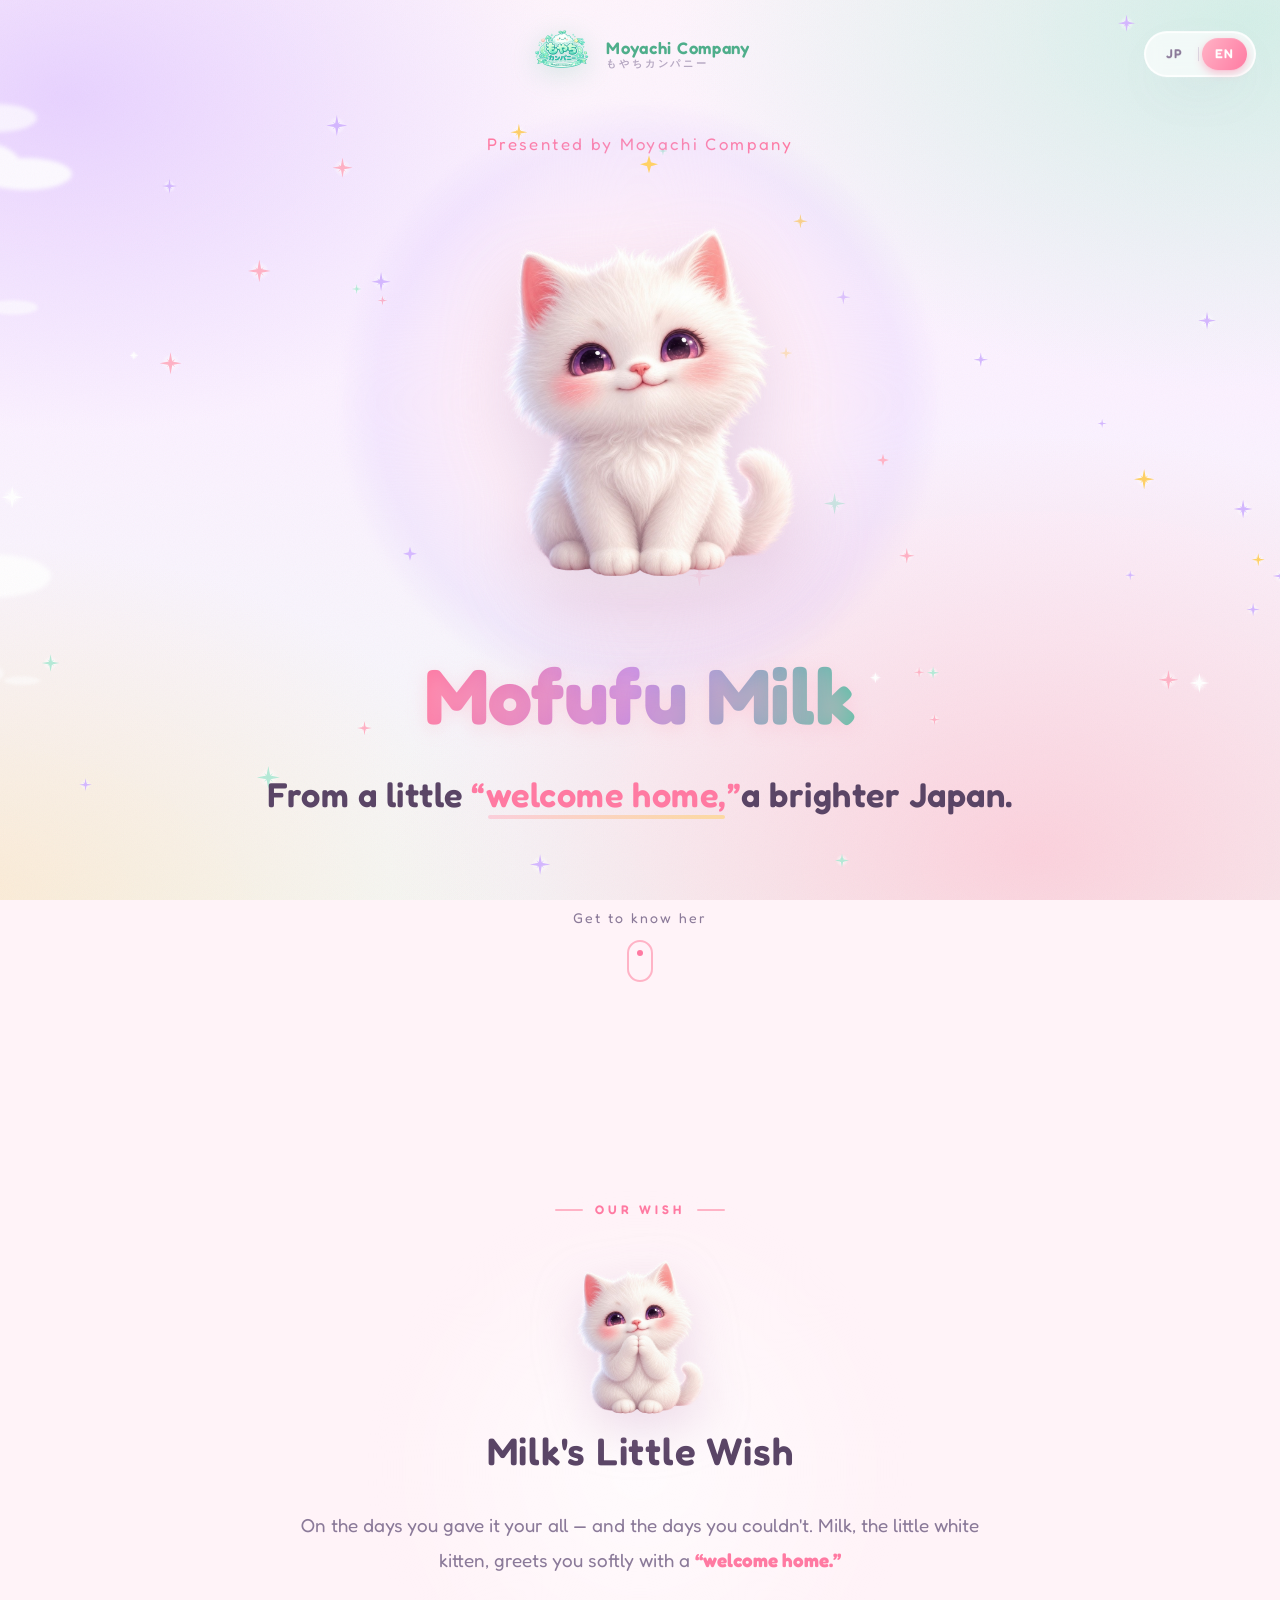
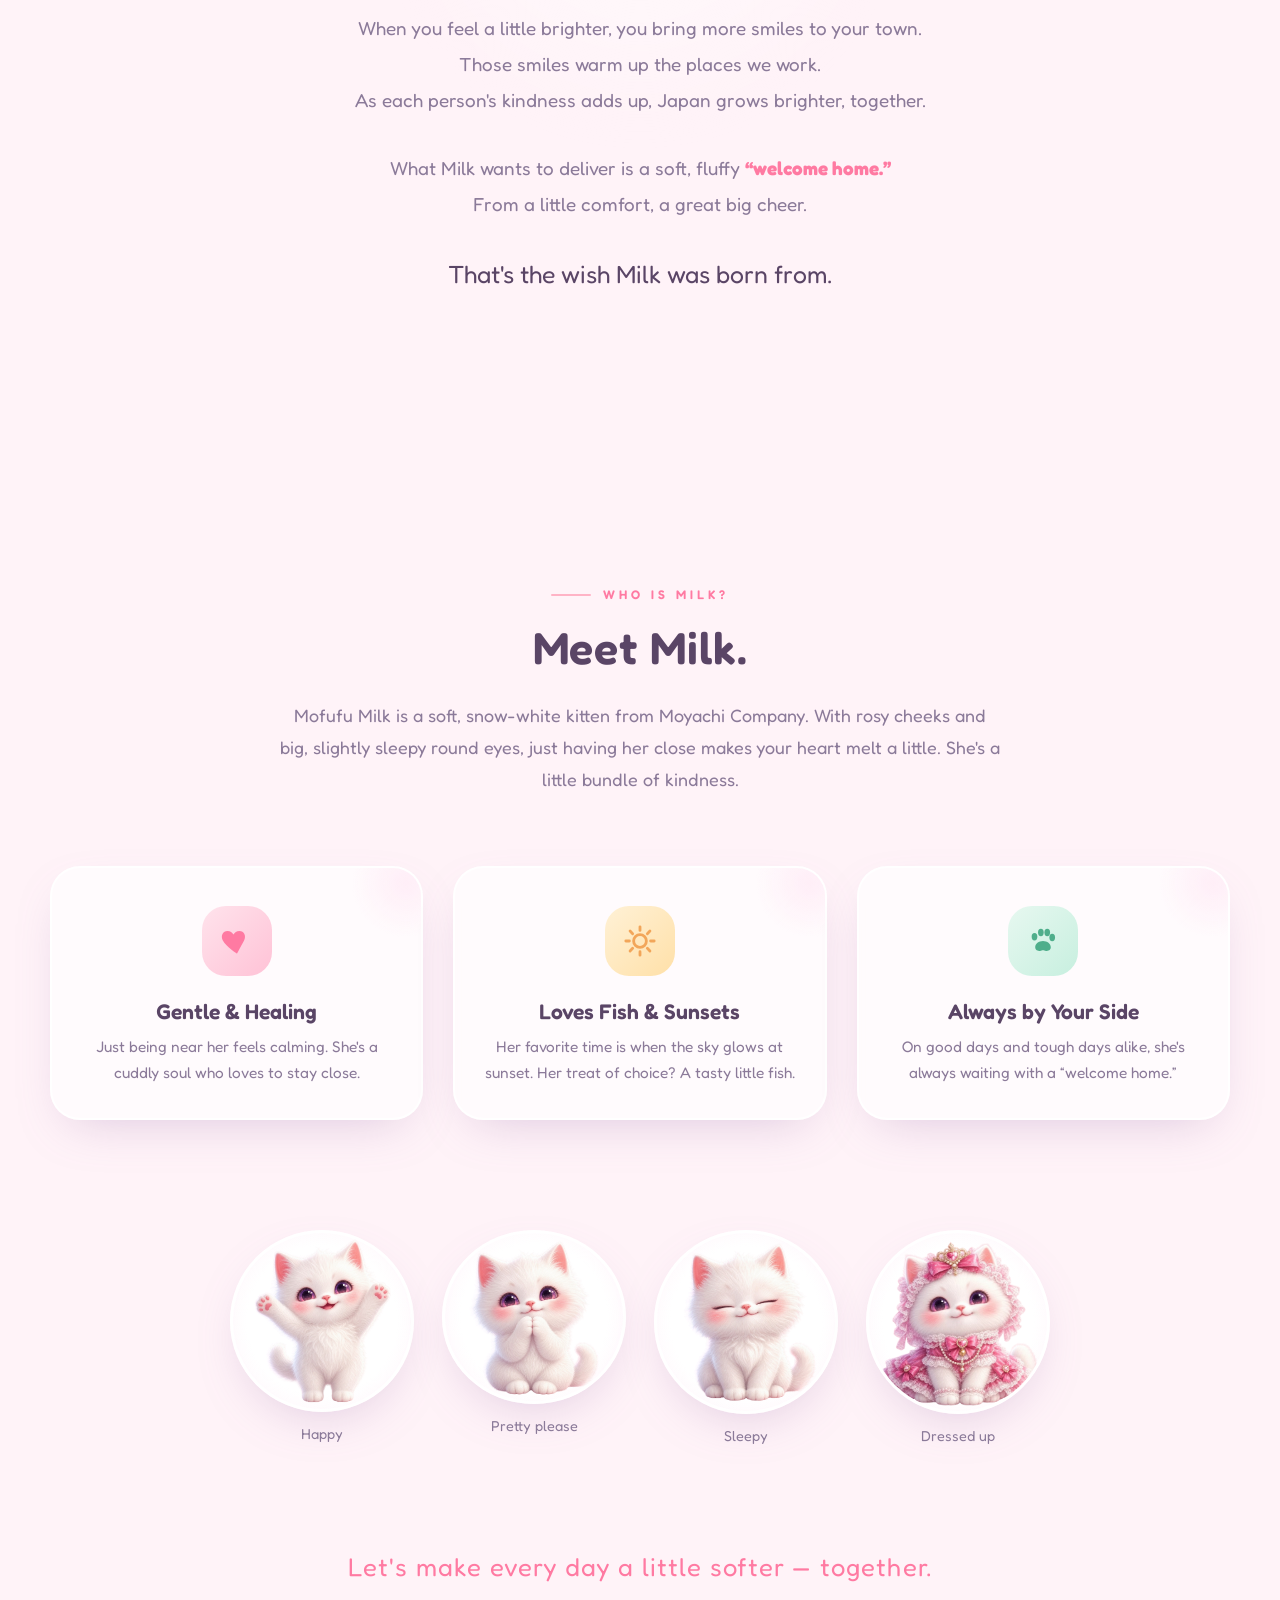
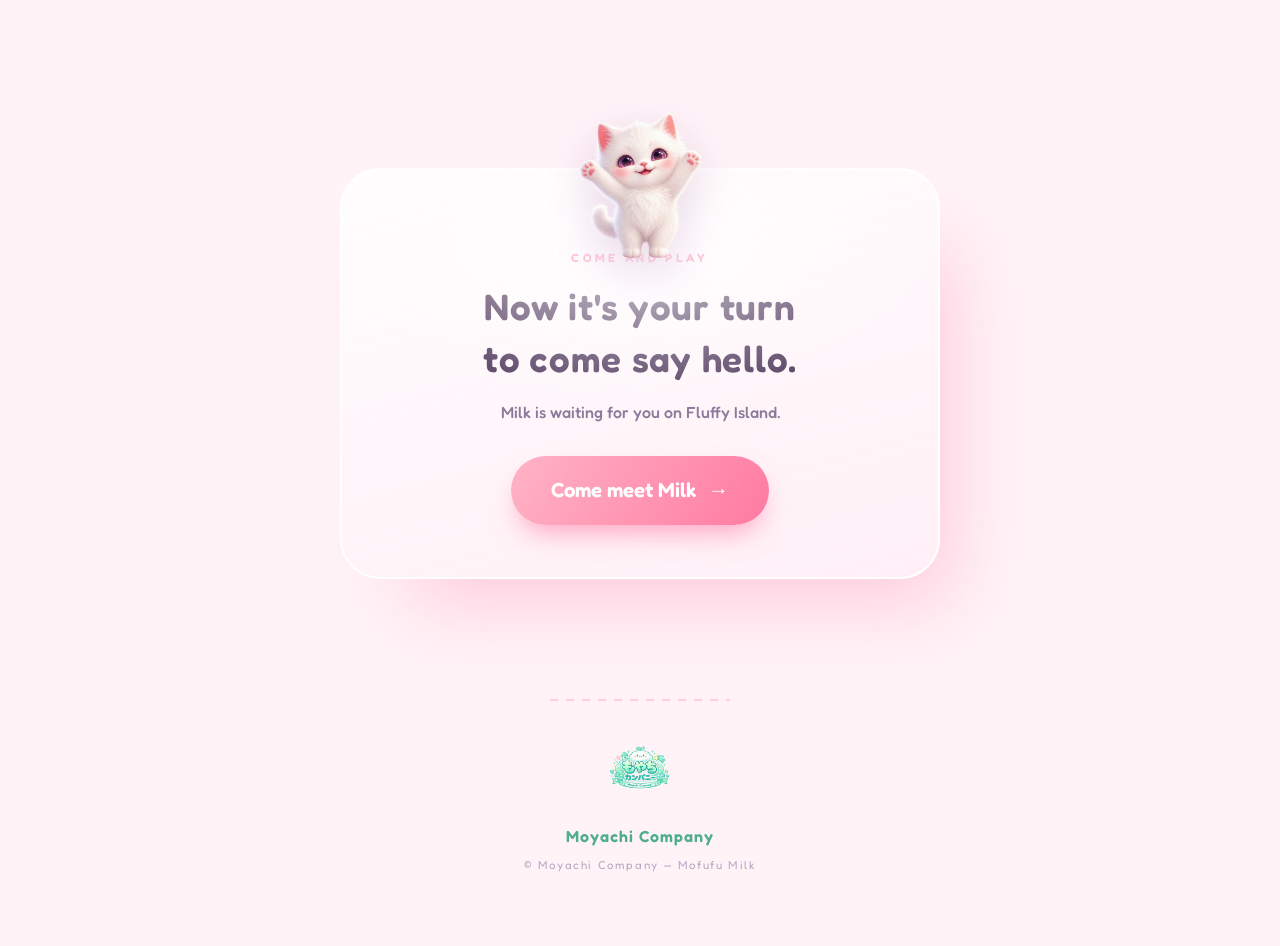
<file: nyanko/mofufu-milk/en.html>
<!DOCTYPE html>
<html lang="en">
<head>
<meta charset="UTF-8" />
<meta name="viewport" content="width=device-width, initial-scale=1.0" />
<title>Mofufu Milk | Moyachi Company</title>
<meta name="description" content="Mofufu Milk, a soft white kitten from Moyachi Company. A little bundle of kindness who melts your heart just by being near." />

<link rel="preconnect" href="https://fonts.googleapis.com" />
<link rel="preconnect" href="https://fonts.gstatic.com" crossorigin />
<link href="https://fonts.googleapis.com/css2?family=Mochiy+Pop+One&family=Zen+Maru+Gothic:wght@400;500;700&family=Fredoka:wght@400;500;600;700&display=swap" rel="stylesheet" />

<link rel="stylesheet" href="styles.css" />
<link rel="icon" type="image/webp" href="assets/logo/company_logo.webp" />
</head>
<body class="lang-en">

<!-- ===== Background layers (clouds, sparkles, dreamy gradient) ===== -->
<div class="dreamscape" aria-hidden="true">
  <div class="gradient-mesh"></div>
  <div class="clouds">
    <span class="cloud cloud--1"></span>
    <span class="cloud cloud--2"></span>
    <span class="cloud cloud--3"></span>
    <span class="cloud cloud--4"></span>
    <span class="cloud cloud--5"></span>
  </div>
  <div class="sparkle-field" id="sparkleField"></div>
  <div class="grain"></div>
</div>

<!-- ===== Header ===== -->
<header class="site-header" data-reveal>
  <a class="brand" href="#top">
    <img class="brand__logo" src="assets/logo/company_logo.webp" alt="Moyachi Company" width="120" height="120" />
    <span class="brand__name">
      <span class="brand__ja">Moyachi&nbsp;Company</span>
      <span class="brand__en">もやちカンパニー</span>
    </span>
  </a>
  <nav class="lang-switch" aria-label="Language">
    <a class="lang-switch__btn" href="index.html" hreflang="ja">JP</a>
    <span class="lang-switch__sep" aria-hidden="true"></span>
    <a class="lang-switch__btn is-active" href="en.html" hreflang="en" aria-current="page">EN</a>
  </nav>
</header>

<main id="top">

  <!-- ===== Hero ===== -->
  <section class="hero">
    <p class="hero__eyebrow" data-reveal>
      <span class="hero__eyebrow-ja">Presented by Moyachi Company</span>
    </p>

    <div class="hero__stage">
      <div class="halo-layer" data-parallax="0.04" aria-hidden="true">
        <div class="halo"></div>
      </div>
      <div class="orbit" aria-hidden="true">
        <span class="orbit__star orbit__star--a"></span>
        <span class="orbit__star orbit__star--b"></span>
        <span class="orbit__star orbit__star--c"></span>
      </div>
      <div class="hero__milk-layer" data-parallax="-0.06">
        <img class="hero__milk" src="assets/milk/milk_normal_01.webp"
             alt="Mofufu Milk" width="1298" height="1294" fetchpriority="high" />
      </div>
      <div class="hero__cloud-base" aria-hidden="true"></div>
    </div>

    <div class="hero__copy">
      <h1 class="hero__title" data-reveal>
        <span class="hero__title-ja">Mofufu&nbsp;Milk</span>
        <span class="hero__title-en">もふふミルク</span>
      </h1>
      <p class="hero__catch" data-reveal>
        From a little <span class="okaeri">“welcome home,”</span><br class="catch-br" />a brighter Japan.
      </p>
      <p class="hero__lead" data-reveal>
        Milk, the little white kitten, is here to gently welcome you today.
      </p>
    </div>

    <a class="scroll-cue" href="#wish" data-reveal aria-label="Get to know Milk">
      <span class="scroll-cue__text">Get to know her</span>
      <span class="scroll-cue__dot"></span>
    </a>
  </section>

  <!-- ===== Our Wish ===== -->
  <section class="wish" id="wish">
    <div class="wish__inner">
      <p class="kicker kicker--center"><span class="kicker__line"></span>Our Wish<span class="kicker__line"></span></p>
      <div class="wish__milk" data-reveal data-float="7">
        <img src="assets/milk/milk_pleading.webp" alt="Milk making a wish" width="500" height="500" loading="lazy" />
      </div>
      <h2 class="wish__heading" data-reveal>Milk's Little Wish</h2>
      <div class="wish__copy">
        <p data-reveal>On the days you gave it your all — and the days you couldn't. Milk, the little white kitten, greets you softly with a <span class="hl">“welcome home.”</span></p>
        <p data-reveal>When you feel a little brighter, you bring more smiles to your town. <br class="pc-br" />Those smiles warm up the places we work. <br class="pc-br" />As each person's kindness adds up, Japan grows brighter, together.</p>
        <p data-reveal>What Milk wants to deliver is a soft, fluffy <span class="hl">“welcome home.”</span> <br class="pc-br" />From a little comfort, a great big cheer.</p>
        <p class="wish__closing" data-reveal>That's the wish Milk was born from.</p>
      </div>
    </div>
  </section>

  <!-- ===== Meet Milk ===== -->
  <section class="about" id="about">
    <div class="about__inner">

      <div class="about__intro" data-reveal>
        <p class="kicker"><span class="kicker__line"></span>Who is Milk?</p>
        <h2 class="about__heading">Meet Milk.</h2>
        <p class="about__text">
          Mofufu Milk is a soft, snow-white kitten from Moyachi Company.
          With rosy cheeks and big, slightly sleepy round eyes,
          just having her close makes your heart melt a little.
          She's a little bundle of kindness.
        </p>
      </div>

      <!-- Three little charms -->
      <ul class="traits">
        <li class="trait" data-reveal>
          <span class="trait__icon trait__icon--heart" aria-hidden="true"></span>
          <h3 class="trait__title">Gentle &amp; Healing</h3>
          <p class="trait__desc">Just being near her feels calming. She's a cuddly soul who loves to stay close.</p>
        </li>
        <li class="trait" data-reveal>
          <span class="trait__icon trait__icon--sun" aria-hidden="true"></span>
          <h3 class="trait__title">Loves Fish &amp; Sunsets</h3>
          <p class="trait__desc">Her favorite time is when the sky glows at sunset. Her treat of choice? A tasty little fish.</p>
        </li>
        <li class="trait" data-reveal>
          <span class="trait__icon trait__icon--paw" aria-hidden="true"></span>
          <h3 class="trait__title">Always by Your Side</h3>
          <p class="trait__desc">On good days and tough days alike, she's always waiting with a “welcome home.”</p>
        </li>
      </ul>

      <!-- A peek at her many moods -->
      <div class="moods" data-reveal aria-label="Milk's moods">
        <figure class="mood"><img src="assets/milk/milk_happy.webp" alt="Happy Milk" loading="lazy" /><figcaption>Happy</figcaption></figure>
        <figure class="mood"><img src="assets/milk/milk_pleading.webp" alt="Pleading Milk" loading="lazy" /><figcaption>Pretty please</figcaption></figure>
        <figure class="mood"><img src="assets/milk/milk_normal_02.webp" alt="Sleepy Milk" loading="lazy" /><figcaption>Sleepy</figcaption></figure>
        <figure class="mood"><img src="assets/milk/milk_dress.webp" alt="Dressed-up Milk" loading="lazy" /><figcaption>Dressed up</figcaption></figure>
      </div>

      <p class="about__outro" data-reveal>
        Let's make every day a little softer — together.
      </p>

    </div>
  </section>

  <!-- ===== CTA: the way to the TOP ===== -->
  <section class="cta" id="play">
    <div class="cta__inner" data-reveal>
      <div class="cta__milk" data-float="6">
        <img src="assets/milk/milk_happy.webp" alt="Milk waiting with open arms" width="500" height="500" loading="lazy" />
      </div>
      <p class="cta__kicker">Come and play</p>
      <h2 class="cta__heading">Now it's your turn <br class="pc-br" />to come say hello.</h2>
      <p class="cta__sub">Milk is waiting for you on Fluffy Island.</p>
      <a class="cta__btn" href="/">
        <span class="cta__btn-text">Come meet Milk</span>
        <span class="cta__arrow" aria-hidden="true">→</span>
      </a>
    </div>
  </section>

</main>

<!-- ===== Footer ===== -->
<footer class="site-footer" data-reveal>
  <img class="site-footer__logo" src="assets/logo/company_logo.webp" alt="Moyachi Company" width="96" height="96" />
  <p class="site-footer__name">Moyachi&nbsp;Company</p>
  <p class="site-footer__copy">© Moyachi Company — Mofufu Milk</p>
</footer>

<script src="app.js" defer></script>
</body>
</html>
</file>
<file: nyanko/mofufu-milk/styles.css>
/* =========================================================
   もふふミルク LP — ゆめかわ絵本風
   Palette: app_colors.dart 準拠のパステル
   ========================================================= */

:root {
  --pink:        #FFB3C6;
  --pink-deep:   #FF7AA2;
  --mint:        #B5EAD7;
  --lavender:    #D5B8FF;
  --peach:       #FFDDB5;
  --gold:        #FFD166;
  --gold-soft:   #FFE9A8;

  --bg-base:     #FFF3F8;
  --bg-cream:    #FFF8FB;
  --ink:         #5A4566;   /* やわらかい紫みのある墨 */
  --ink-soft:    #8B7A99;
  --ink-faint:   #B6A8C2;

  --shadow-pink: 40px 50px 80px -30px rgba(255, 122, 162, .35);
  --shadow-soft: 0 18px 50px -20px rgba(150, 110, 170, .35);

  --font-disp: "Mochiy Pop One", "Zen Maru Gothic", sans-serif;
  --font-body: "Zen Maru Gothic", system-ui, sans-serif;
  --font-en:   "Fredoka", "Zen Maru Gothic", sans-serif;

  --maxw: 1180px;
}

* { box-sizing: border-box; margin: 0; padding: 0; }

html { scroll-behavior: smooth; }

body {
  font-family: var(--font-body);
  color: var(--ink);
  background: var(--bg-base);
  line-height: 1.85;
  overflow-x: hidden;
  -webkit-font-smoothing: antialiased;
  text-rendering: optimizeLegibility;
}

img { display: block; max-width: 100%; height: auto; }

/* =========================================================
   背景：ゆめのグラデ + 雲 + きらきら + 粒子
   ========================================================= */
.dreamscape {
  position: fixed;
  inset: 0;
  z-index: -1;
  overflow: hidden;
}

.gradient-mesh {
  position: absolute;
  inset: -20%;
  background:
    radial-gradient(40% 38% at 18% 22%, rgba(213, 184, 255, .55), transparent 70%),
    radial-gradient(46% 42% at 84% 16%, rgba(181, 234, 215, .55), transparent 70%),
    radial-gradient(50% 46% at 72% 82%, rgba(255, 179, 198, .55), transparent 72%),
    radial-gradient(44% 40% at 12% 86%, rgba(255, 221, 181, .5),  transparent 72%),
    linear-gradient(180deg, #FFF6FB 0%, #FBF1FF 46%, #F2FBF6 100%);
  filter: saturate(1.05);
  animation: meshDrift 26s ease-in-out infinite alternate;
}
@keyframes meshDrift {
  0%   { transform: translate3d(0,0,0) scale(1); }
  100% { transform: translate3d(-2.5%, 1.8%, 0) scale(1.06); }
}

/* ふわふわ雲 */
.clouds { position: absolute; inset: 0; }
.cloud {
  position: absolute;
  background: #fff;
  border-radius: 50%;
  filter: blur(2px);
  opacity: .85;
  box-shadow:
    60px 8px 0 -6px #fff,
    120px 18px 0 -14px #fff,
    -52px 14px 0 -8px #fff,
    24px 30px 0 2px #fff;
}
.cloud--1 { width: 120px; height: 60px; top: 14%;  left: -12%; animation: floatX 48s linear infinite; }
.cloud--2 { width: 90px;  height: 46px; top: 30%;  left: -10%; opacity:.6; animation: floatX 66s linear infinite 6s; transform: scale(.8); }
.cloud--3 { width: 150px; height: 72px; top: 58%;  left: -16%; animation: floatX 58s linear infinite 12s; }
.cloud--4 { width: 80px;  height: 40px; top: 72%;  left: -8%;  opacity:.55; animation: floatX 74s linear infinite 3s; transform: scale(.7); }
.cloud--5 { width: 110px; height: 56px; top: 8%;   left: -14%; opacity:.7; animation: floatX 62s linear infinite 20s; }
@keyframes floatX {
  from { transform: translateX(0); }
  to   { transform: translateX(128vw); }
}

/* きらきら（JSで配置） */
.sparkle-field { position: absolute; inset: 0; }
.sparkle {
  position: absolute;
  width: var(--s, 14px);
  height: var(--s, 14px);
  background: radial-gradient(circle, #fff 0%, rgba(255,255,255,0) 60%);
  --color: var(--gold);
}
.sparkle::before,
.sparkle::after {
  content: "";
  position: absolute;
  inset: 0;
  background: var(--color);
  clip-path: polygon(50% 0, 58% 42%, 100% 50%, 58% 58%, 50% 100%, 42% 58%, 0 50%, 42% 42%);
  animation: twinkle var(--dur, 4s) ease-in-out infinite;
  animation-delay: var(--delay, 0s);
}
.sparkle::after { transform: rotate(45deg) scale(.55); opacity: .7; }
@keyframes twinkle {
  0%, 100% { transform: scale(.3) rotate(0deg);   opacity: 0; }
  50%      { transform: scale(1)  rotate(25deg);  opacity: 1; }
}

/* ほんのり粒状感 */
.grain {
  position: absolute;
  inset: 0;
  opacity: .04;
  mix-blend-mode: multiply;
  background-image: url("data:image/svg+xml,%3Csvg xmlns='http://www.w3.org/2000/svg' width='120' height='120'%3E%3Cfilter id='n'%3E%3CfeTurbulence type='fractalNoise' baseFrequency='.9' numOctaves='2'/%3E%3C/filter%3E%3Crect width='100%25' height='100%25' filter='url(%23n)'/%3E%3C/svg%3E");
}

/* =========================================================
   ヘッダー
   ========================================================= */
.site-header {
  position: absolute;
  top: 0; left: 0; right: 0;
  z-index: 10;
  display: flex;
  justify-content: center;
  padding: 22px 24px;
}
.brand {
  display: inline-flex;
  align-items: center;
  gap: 12px;
  text-decoration: none;
}
.brand__logo {
  width: 64px; height: 64px;
  filter: drop-shadow(0 6px 14px rgba(120, 200, 170, .4));
  animation: bob 5s ease-in-out infinite;
}
/* 言語切り替え（右上） */
.lang-switch {
  position: absolute;
  top: 50%; right: 24px;
  transform: translateY(-50%);
  display: inline-flex;
  align-items: center;
  gap: 3px;
  background: rgba(255,255,255,.66);
  backdrop-filter: blur(8px);
  -webkit-backdrop-filter: blur(8px);
  border: 2px solid rgba(255,255,255,.85);
  border-radius: 999px;
  padding: 5px 7px;
  box-shadow: var(--shadow-soft);
  z-index: 12;
}
.lang-switch__btn {
  font-family: var(--font-en);
  font-weight: 600;
  font-size: .8rem;
  letter-spacing: .06em;
  color: var(--ink-soft);
  text-decoration: none;
  padding: 5px 13px;
  border-radius: 999px;
  transition: background .3s, color .3s, transform .3s;
}
.lang-switch__btn:hover { color: var(--pink-deep); transform: translateY(-1px); }
.lang-switch__btn.is-active {
  color: #fff;
  background: linear-gradient(120deg, var(--pink), var(--pink-deep));
  box-shadow: 0 3px 9px rgba(255,122,162,.45);
}
.lang-switch__sep { width: 1px; height: 14px; background: var(--ink-faint); opacity: .4; }

.brand__name { display: flex; flex-direction: column; line-height: 1.15; }
.brand__ja {
  font-family: var(--font-disp);
  font-weight: 600;
  font-size: 1.05rem;
  color: #4FAE8B;
  letter-spacing: .04em;
}
.brand__en {
  font-family: var(--font-en);
  font-weight: 600;
  font-size: .62rem;
  letter-spacing: .28em;
  color: var(--ink-faint);
  text-transform: uppercase;
}

/* =========================================================
   ヒーロー
   ========================================================= */
.hero {
  position: relative;
  min-height: 100svh;
  display: flex;
  flex-direction: column;
  align-items: center;
  justify-content: center;
  text-align: center;
  padding: 130px 24px 60px;
}

.hero__eyebrow {
  display: flex;
  flex-direction: column;
  gap: 4px;
  margin-bottom: 6px;
}
.hero__eyebrow-ja {
  font-family: var(--font-disp);
  font-size: clamp(.85rem, 2.2vw, 1.05rem);
  color: var(--pink-deep);
  letter-spacing: .14em;
}

/* ミルクのステージ */
.hero__stage {
  position: relative;
  width: clamp(260px, 46vw, 460px);
  aspect-ratio: 1;
  margin: 8px 0 4px;
  display: grid;
  place-items: center;
}
.halo-layer {
  position: absolute;
  inset: 0;
  display: grid;
  place-items: center;
  z-index: 0;
}
.halo {
  position: absolute;
  width: 130%; height: 130%;
  border-radius: 50%;
  background:
    radial-gradient(circle, rgba(255,255,255,.95) 0%, rgba(255,236,246,.6) 38%, rgba(213,184,255,.18) 62%, transparent 72%);
  filter: blur(4px);
  animation: haloPulse 6s ease-in-out infinite;
}
@keyframes haloPulse {
  0%,100% { transform: scale(1);    opacity: .85; }
  50%     { transform: scale(1.07); opacity: 1; }
}
.hero__milk-layer {
  position: relative;
  z-index: 2;
  display: grid;
  place-items: center;
  width: 100%;
}
.hero__milk {
  width: 86%;
  filter: drop-shadow(0 30px 36px rgba(196, 150, 190, .4));
  animation: breathe 5.5s ease-in-out infinite;
}
@keyframes breathe {
  0%,100% { transform: translateY(0)     rotate(-.6deg); }
  50%     { transform: translateY(-16px) rotate(.6deg); }
}
.hero__cloud-base {
  position: absolute;
  bottom: 4%;
  width: 78%; height: 16%;
  background: radial-gradient(50% 60% at 50% 40%, #fff 0%, rgba(255,255,255,0) 72%);
  filter: blur(6px);
  z-index: 1;
}

/* 周回スター */
.orbit {
  position: absolute;
  inset: -6%;
  animation: spin 30s linear infinite;
}
.orbit__star {
  position: absolute;
  width: 18px; height: 18px;
  background: var(--gold);
  clip-path: polygon(50% 0, 61% 39%, 100% 50%, 61% 61%, 50% 100%, 39% 61%, 0 50%, 39% 39%);
  filter: drop-shadow(0 0 6px rgba(255,209,102,.8));
}
.orbit__star--a { top: 2%;  left: 50%; }
.orbit__star--b { top: 60%; left: 96%; width: 12px; height: 12px; background: var(--pink); }
.orbit__star--c { top: 78%; left: 4%;  width: 14px; height: 14px; background: var(--lavender); }
@keyframes spin { to { transform: rotate(360deg); } }

/* タイトル */
.hero__copy { margin-top: 14px; }
.hero__title { display: flex; flex-direction: column; align-items: center; gap: 2px; }
.hero__title-ja {
  font-family: var(--font-disp);
  font-weight: 400;
  font-size: clamp(2.4rem, 8vw, 4.9rem);
  letter-spacing: .02em;
  line-height: 1.16;
  background: linear-gradient(100deg, var(--pink-deep) 0%, #C58BE0 48%, #5FC2A8 100%);
  -webkit-background-clip: text;
  background-clip: text;
  color: transparent;
  text-shadow: 0 4px 18px rgba(255,179,198,.35);
  padding-bottom: .06em;
}
.hero__title-en {
  font-family: var(--font-en);
  font-weight: 500;
  font-size: clamp(.8rem, 2.4vw, 1.1rem);
  letter-spacing: .42em;
  text-transform: uppercase;
  color: var(--ink-soft);
  padding-left: .42em;
}
/* メインキャッチ（タグライン） */
.hero__catch {
  margin-top: 24px;
  font-family: var(--font-disp);
  font-size: clamp(1.25rem, 4vw, 2.15rem);
  line-height: 1.5;
  letter-spacing: .015em;
  color: var(--ink);
}
.hero__catch .okaeri {
  color: var(--pink-deep);
  position: relative;
  white-space: nowrap;
}
.hero__catch .okaeri::after {
  content: "";
  position: absolute;
  left: 6%; right: 6%;
  bottom: -.12em;
  height: .14em;
  border-radius: 999px;
  background: linear-gradient(90deg, var(--pink), var(--gold));
  opacity: .55;
}
.catch-br { display: none; }

.hero__lead {
  margin-top: 16px;
  font-family: var(--font-body);
  font-weight: 500;
  font-size: clamp(.92rem, 2.4vw, 1.08rem);
  color: var(--ink-soft);
  letter-spacing: .03em;
}

/* スクロール誘導 */
.scroll-cue {
  margin-top: 42px;
  display: inline-flex;
  flex-direction: column;
  align-items: center;
  gap: 10px;
  text-decoration: none;
  color: var(--ink-soft);
}
.scroll-cue__text {
  font-family: var(--font-disp);
  font-size: .88rem;
  letter-spacing: .14em;
}
.scroll-cue__dot {
  width: 26px; height: 42px;
  border: 2px solid var(--pink);
  border-radius: 16px;
  position: relative;
}
.scroll-cue__dot::after {
  content: "";
  position: absolute;
  left: 50%; top: 8px;
  width: 6px; height: 6px;
  margin-left: -3px;
  border-radius: 50%;
  background: var(--pink-deep);
  animation: scrollDot 1.8s ease-in-out infinite;
}
@keyframes scrollDot {
  0%   { transform: translateY(0);    opacity: 0; }
  30%  { opacity: 1; }
  100% { transform: translateY(18px); opacity: 0; }
}

/* =========================================================
   ねがいごと（想い）
   ========================================================= */
.wish {
  position: relative;
  padding: clamp(70px, 13vw, 150px) 24px clamp(50px, 9vw, 100px);
  text-align: center;
}
.wish::before {
  content: "";
  position: absolute;
  top: 8%; left: 50%;
  width: min(680px, 86vw); height: 70%;
  transform: translateX(-50%);
  background: radial-gradient(closest-side, rgba(255,255,255,.7), transparent 78%);
  filter: blur(8px);
  pointer-events: none;
}
.wish__inner { position: relative; max-width: 680px; margin: 0 auto; }

.kicker--center { justify-content: center; }
.kicker--center .kicker__line { width: 28px; }

.wish__milk {
  width: clamp(120px, 22vw, 178px);
  margin: 18px auto 6px;
}
.wish__milk img {
  filter: drop-shadow(0 16px 24px rgba(196,150,190,.32));
}
.wish__heading {
  font-family: var(--font-disp);
  font-weight: 400;
  font-size: clamp(1.5rem, 4.4vw, 2.4rem);
  color: var(--ink);
  letter-spacing: .02em;
  line-height: 1.35;
  margin-bottom: 30px;
}
.wish__copy p {
  font-family: var(--font-body);
  font-weight: 500;
  font-size: clamp(1rem, 2.5vw, 1.18rem);
  line-height: 2.15;
  color: var(--ink-soft);
  margin-bottom: 1.7em;
}
.wish__copy .hl {
  color: var(--pink-deep);
  font-weight: 700;
}
.wish__closing {
  font-family: var(--font-disp) !important;
  font-weight: 400;
  font-size: clamp(1.15rem, 3vw, 1.55rem) !important;
  color: var(--ink) !important;
  line-height: 1.6 !important;
  margin-top: .6em;
}

/* =========================================================
   紹介：ミルクってこんな子
   ========================================================= */
.about {
  position: relative;
  padding: clamp(60px, 12vw, 140px) 24px clamp(40px, 8vw, 90px);
}
.about__inner { max-width: var(--maxw); margin: 0 auto; }

.kicker {
  display: inline-flex;
  align-items: center;
  gap: 12px;
  font-family: var(--font-en);
  font-weight: 600;
  font-size: .78rem;
  letter-spacing: .32em;
  text-transform: uppercase;
  color: var(--pink-deep);
  margin-bottom: 14px;
}
.kicker__line { width: 40px; height: 2px; background: var(--pink); border-radius: 2px; }

.about__intro { text-align: center; max-width: 720px; margin: 0 auto 70px; }
.about__heading {
  font-family: var(--font-disp);
  font-weight: 400;
  font-size: clamp(1.7rem, 5vw, 2.8rem);
  color: var(--ink);
  letter-spacing: .02em;
  line-height: 1.3;
  margin-bottom: 22px;
}
.about__text {
  font-size: clamp(1rem, 2.2vw, 1.12rem);
  color: var(--ink-soft);
}

/* 3つの魅力 */
.traits {
  list-style: none;
  display: grid;
  grid-template-columns: repeat(3, 1fr);
  gap: clamp(18px, 2.6vw, 30px);
  margin-bottom: clamp(60px, 9vw, 110px);
}
.trait {
  position: relative;
  background: rgba(255,255,255,.66);
  backdrop-filter: blur(8px);
  -webkit-backdrop-filter: blur(8px);
  border: 2px solid rgba(255,255,255,.85);
  border-radius: 30px;
  padding: 38px 28px 32px;
  text-align: center;
  box-shadow: var(--shadow-soft);
  overflow: hidden;
}
.trait::after {
  content: "";
  position: absolute;
  top: -40px; right: -40px;
  width: 110px; height: 110px;
  border-radius: 50%;
  background: radial-gradient(circle, rgba(255,236,246,.9), transparent 70%);
}
.trait__icon {
  display: inline-grid;
  place-items: center;
  width: 70px; height: 70px;
  margin: 0 auto 18px;
  border-radius: 24px;
  position: relative;
}
.trait__icon--heart { background: linear-gradient(135deg, #FFE3EC, #FFC2D6); }
.trait__icon--sun   { background: linear-gradient(135deg, #FFF1D6, #FFE0A8); }
.trait__icon--paw   { background: linear-gradient(135deg, #E7F8F0, #C7EFDF); }
.trait__icon::before {
  content: "";
  width: 34px; height: 34px;
  background: #fff;
  -webkit-mask: var(--icon) center / contain no-repeat;
  mask: var(--icon) center / contain no-repeat;
}
.trait__icon--heart::before {
  --icon: url("data:image/svg+xml,%3Csvg xmlns='http://www.w3.org/2000/svg' viewBox='0 0 24 24'%3E%3Cpath d='M12 21s-7.5-4.8-10-9.3C.3 8.4 2 5 5.3 5c2 0 3.4 1.2 4.2 2.4C10.3 6.2 11.7 5 13.7 5 17 5 18.7 8.4 17 11.7 14.5 16.2 12 21 12 21z'/%3E%3C/svg%3E");
  background: var(--pink-deep);
}
.trait__icon--sun::before {
  --icon: url("data:image/svg+xml,%3Csvg xmlns='http://www.w3.org/2000/svg' viewBox='0 0 24 24'%3E%3Cg fill='none' stroke='%23000' stroke-width='2' stroke-linecap='round'%3E%3Ccircle cx='12' cy='12' r='4.5'/%3E%3Cpath d='M12 2v2.5M12 19.5V22M2 12h2.5M19.5 12H22M5 5l1.8 1.8M17.2 17.2L19 19M19 5l-1.8 1.8M6.8 17.2L5 19'/%3E%3C/g%3E%3C/svg%3E");
  background: #F2A65A;
}
.trait__icon--paw::before {
  --icon: url("data:image/svg+xml,%3Csvg xmlns='http://www.w3.org/2000/svg' viewBox='0 0 24 24'%3E%3Cg fill='%23000'%3E%3Cellipse cx='6' cy='9' rx='2' ry='2.6'/%3E%3Cellipse cx='10.5' cy='6' rx='2' ry='2.6'/%3E%3Cellipse cx='15' cy='6' rx='2' ry='2.6'/%3E%3Cellipse cx='18.5' cy='9.5' rx='2' ry='2.6'/%3E%3Cpath d='M12 12c3 0 5.5 2 5.5 4.4 0 2-1.8 2.6-3.4 2.6-1 0-1.4-.4-2.1-.4s-1.1.4-2.1.4c-1.6 0-3.4-.6-3.4-2.6C6.5 14 9 12 12 12z'/%3E%3C/g%3E%3C/svg%3E");
  background: #4FAE8B;
}
.trait__title {
  font-family: var(--font-disp);
  font-weight: 600;
  font-size: 1.32rem;
  color: var(--ink);
  margin-bottom: 4px;
}
.trait__en {
  font-family: var(--font-en);
  font-weight: 600;
  font-size: .72rem;
  letter-spacing: .18em;
  text-transform: uppercase;
  color: var(--ink-faint);
  margin-bottom: 14px;
}
.trait__desc { font-size: .96rem; color: var(--ink-soft); }

/* 表情差分 */
.moods {
  display: grid;
  grid-template-columns: repeat(4, 1fr);
  gap: clamp(14px, 2.4vw, 28px);
  max-width: 820px;
  margin: 0 auto clamp(56px, 8vw, 96px);
}
.mood { text-align: center; }
.mood img {
  width: 100%;
  border-radius: 50%;
  background: radial-gradient(circle, #fff 60%, rgba(255,236,246,.7));
  box-shadow: var(--shadow-soft);
  border: 3px solid #fff;
  transition: transform .4s cubic-bezier(.2,.9,.3,1);
}
.mood:hover img { transform: translateY(-8px) scale(1.05) rotate(-3deg); }
.mood figcaption {
  margin-top: 10px;
  font-family: var(--font-disp);
  font-size: .9rem;
  color: var(--ink-soft);
}

.about__outro {
  text-align: center;
  font-family: var(--font-disp);
  font-size: clamp(1.15rem, 3vw, 1.6rem);
  color: var(--pink-deep);
  letter-spacing: .04em;
}
.about__outro-en {
  display: block;
  margin-top: 8px;
  font-family: var(--font-en);
  font-weight: 500;
  font-size: .8rem;
  letter-spacing: .18em;
  text-transform: uppercase;
  color: var(--ink-faint);
}

/* =========================================================
   CTA（TOPへの導線）
   ========================================================= */
.cta {
  position: relative;
  padding: clamp(50px, 8vw, 90px) 24px clamp(30px, 6vw, 60px);
}
.cta__inner {
  position: relative;
  max-width: 600px;
  margin: 0 auto;
  text-align: center;
  background: linear-gradient(165deg, rgba(255,255,255,.82), rgba(255,238,246,.7));
  border: 2px solid rgba(255,255,255,.92);
  border-radius: 40px;
  padding: 78px clamp(26px, 5vw, 54px) clamp(40px, 5vw, 52px);
  box-shadow: var(--shadow-pink);
}
.cta__inner::after {
  /* やわらかい後光 */
  content: "";
  position: absolute;
  inset: 0;
  border-radius: 40px;
  background: radial-gradient(70% 50% at 50% 22%, rgba(255,255,255,.7), transparent 70%);
  pointer-events: none;
}
.cta__milk {
  position: absolute;
  top: -64px; left: 50%;
  transform: translateX(-50%);
  width: clamp(118px, 22vw, 160px);
  z-index: 2;
}
.cta__milk img {
  filter: drop-shadow(0 14px 22px rgba(196,150,190,.35));
}
.cta__kicker {
  position: relative;
  font-family: var(--font-en);
  font-weight: 600;
  font-size: .74rem;
  letter-spacing: .28em;
  text-transform: uppercase;
  color: var(--pink-deep);
  margin-bottom: 12px;
}
.cta__heading {
  position: relative;
  font-family: var(--font-disp);
  font-weight: 400;
  font-size: clamp(1.5rem, 4.6vw, 2.3rem);
  color: var(--ink);
  line-height: 1.42;
  letter-spacing: .02em;
}
.cta__sub {
  position: relative;
  margin-top: 14px;
  font-family: var(--font-body);
  font-weight: 500;
  color: var(--ink-soft);
}
.cta__btn {
  position: relative;
  display: inline-flex;
  align-items: center;
  gap: 12px;
  margin-top: 30px;
  font-family: var(--font-disp);
  font-size: clamp(1.05rem, 2.8vw, 1.28rem);
  color: #fff;
  text-decoration: none;
  background: linear-gradient(120deg, var(--pink), var(--pink-deep));
  padding: 17px 40px;
  border-radius: 999px;
  box-shadow: 0 14px 28px -8px rgba(255,122,162,.7);
  transition: transform .35s cubic-bezier(.2,.9,.3,1), box-shadow .35s;
  animation: ctaPulse 2.8s ease-in-out infinite;
}
.cta__btn:hover {
  transform: translateY(-3px) scale(1.035);
  box-shadow: 0 20px 36px -8px rgba(255,122,162,.85);
  animation-play-state: paused;
}
.cta__arrow { transition: transform .35s cubic-bezier(.2,.9,.3,1); }
.cta__btn:hover .cta__arrow { transform: translateX(5px); }
@keyframes ctaPulse {
  0%, 100% { box-shadow: 0 14px 28px -8px rgba(255,122,162,.7); }
  50%      { box-shadow: 0 14px 36px -4px rgba(255,122,162,.95); }
}
/* =========================================================
   フッター
   ========================================================= */
.site-footer {
  position: relative;
  text-align: center;
  padding: 60px 24px 70px;
}
.site-footer::before {
  content: "";
  display: block;
  width: 180px; height: 2px;
  margin: 0 auto 36px;
  background: repeating-linear-gradient(90deg, var(--pink) 0 8px, transparent 8px 16px);
  opacity: .6;
}
.site-footer__logo { width: 72px; height: 72px; margin: 0 auto 14px; animation: bob 5s ease-in-out infinite; }
.site-footer__name {
  font-family: var(--font-disp);
  font-weight: 600;
  color: #4FAE8B;
  letter-spacing: .06em;
}
.site-footer__copy {
  margin-top: 6px;
  font-family: var(--font-en);
  font-size: .72rem;
  letter-spacing: .14em;
  color: var(--ink-faint);
}

@keyframes bob {
  0%,100% { transform: translateY(0); }
  50%     { transform: translateY(-7px); }
}

/* =========================================================
   スクロール演出
   ========================================================= */
[data-reveal] {
  opacity: 0;
  transform: translateY(28px);
  transition: opacity .9s cubic-bezier(.2,.8,.2,1), transform .9s cubic-bezier(.2,.8,.2,1);
}
[data-reveal].is-visible {
  opacity: 1;
  transform: none;
}

/* =========================================================
   改行・禁則の調整（行末の孤立文字＝泣き別れ対策）
   ========================================================= */
.hero__catch,
.hero__lead,
.wish__copy p,
.about__text,
.about__outro,
.trait__desc {
  /* 行末に1〜2文字だけ残さない */
  text-wrap: pretty;
  /* 日本語を文節（意味のまとまり）で改行（対応ブラウザのみ・他は無視） */
  word-break: auto-phrase;
}
.hero__title-ja,
.wish__heading,
.wish__closing,
.about__heading {
  text-wrap: balance;
}

/* PC専用の改行：モバイルでは無効化して自然に流す */
.pc-br { display: inline; }

/* =========================================================
   英語版（Fredoka：丸くてポップなラテン体）
   ========================================================= */
body.lang-en {
  --font-disp: "Fredoka", sans-serif;
  --font-body: "Fredoka", sans-serif;
  --font-en:   "Fredoka", sans-serif;
  line-height: 1.7;
}
body.lang-en .hero__title-ja { font-weight: 700; letter-spacing: .005em; }
body.lang-en .hero__title-en { display: none; }
body.lang-en .hero__catch { font-weight: 600; line-height: 1.4; }
body.lang-en .wish__heading,
body.lang-en .about__heading { font-weight: 600; }
body.lang-en .wish__closing  { font-weight: 600; }
body.lang-en .wish__copy p   { font-weight: 400; line-height: 1.9; }
body.lang-en .trait__title   { font-weight: 600; }
body.lang-en .about__text    { line-height: 1.8; }
body.lang-en .cta__heading   { font-weight: 600; }
body.lang-en .cta__btn       { font-weight: 600; }
/* 英語では本文の和文字間調整をリセット */
body.lang-en .hero__lead,
body.lang-en .about__text,
body.lang-en .wish__copy p,
body.lang-en .trait__desc { letter-spacing: 0; }

/* =========================================================
   レスポンシブ
   ========================================================= */
@media (max-width: 860px) {
  .traits { grid-template-columns: 1fr; max-width: 460px; margin-inline: auto; }
}
@media (max-width: 560px) {
  .brand__name { display: none; }
  .moods { grid-template-columns: repeat(2, 1fr); max-width: 360px; }
  .hero { padding-top: 110px; }
  .catch-br { display: inline; }
  /* モバイルではPC用の改行を解除して自然に折り返す */
  .pc-br { display: none; }
}

/* =========================================================
   モーション控えめ希望
   ========================================================= */
@media (prefers-reduced-motion: reduce) {
  *, *::before, *::after {
    animation: none !important;
    transition: none !important;
    scroll-behavior: auto !important;
  }
  [data-reveal] { opacity: 1; transform: none; }
}
</file>
